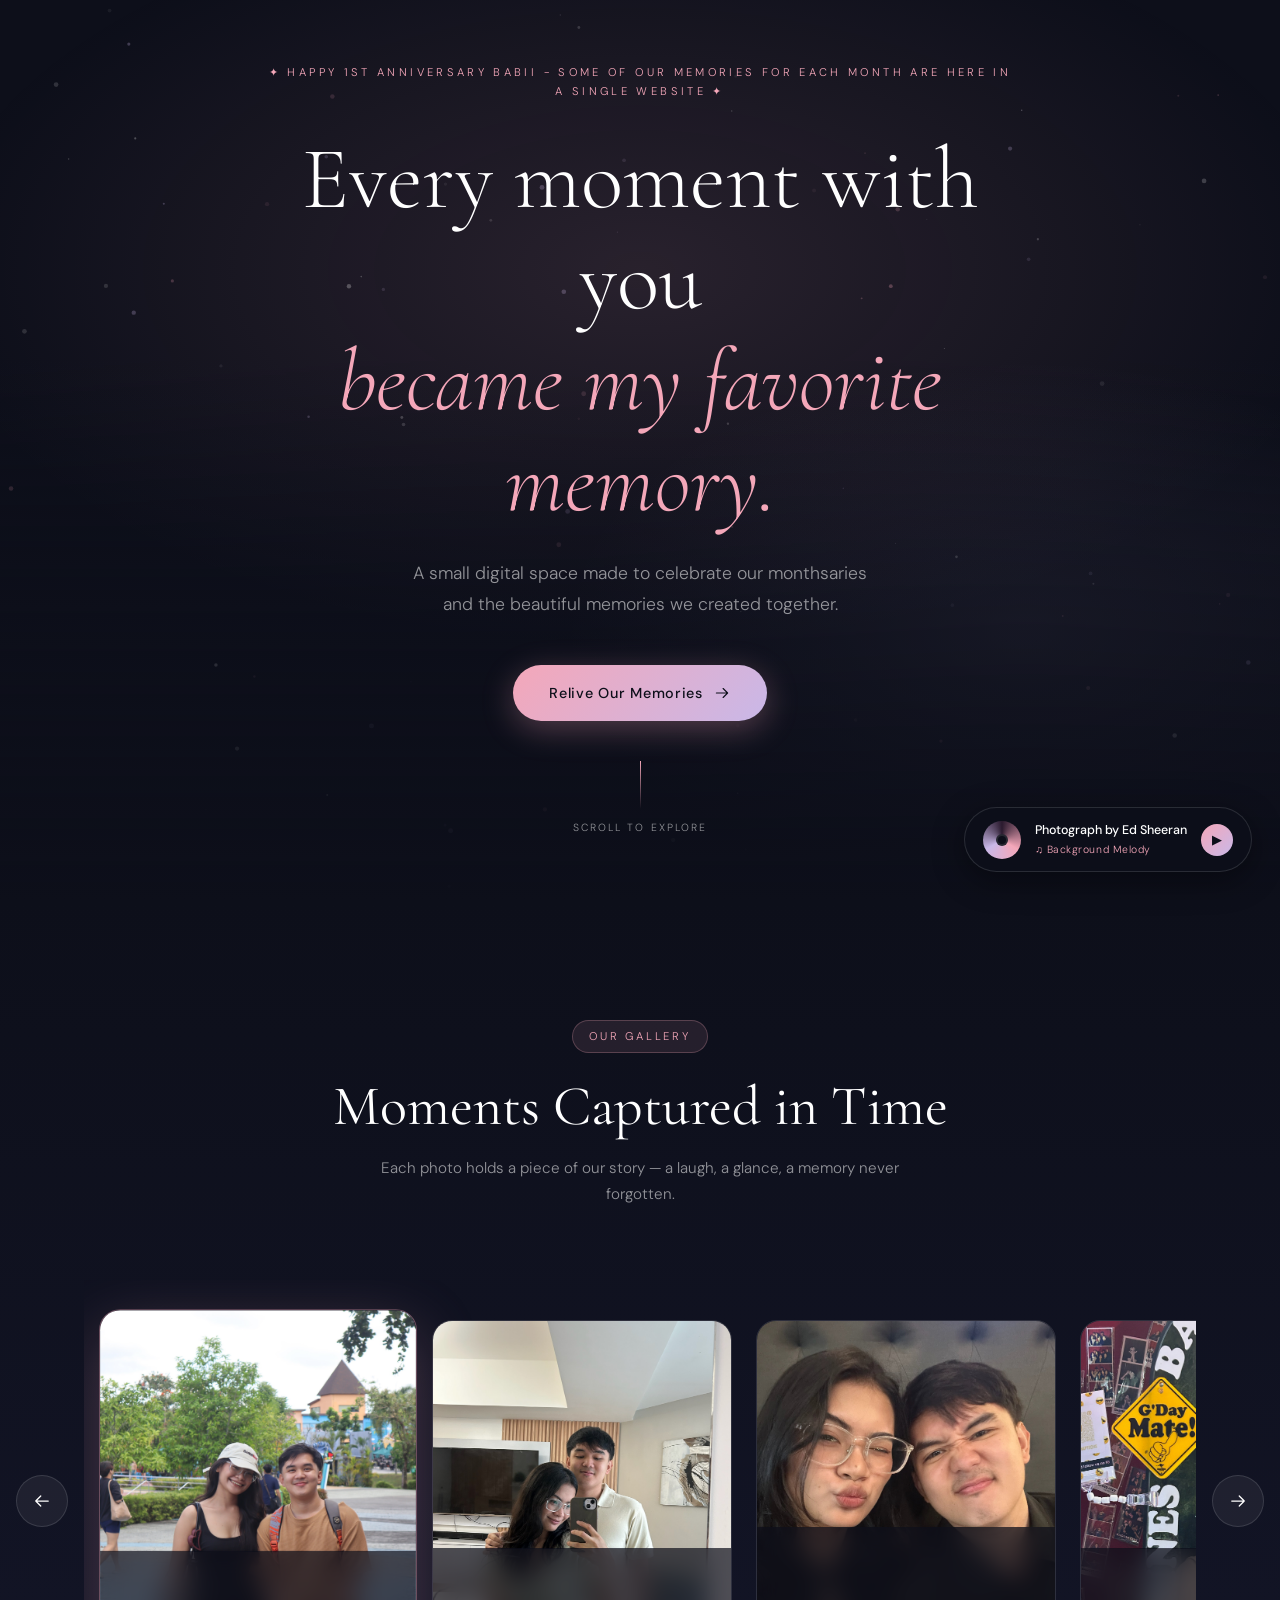
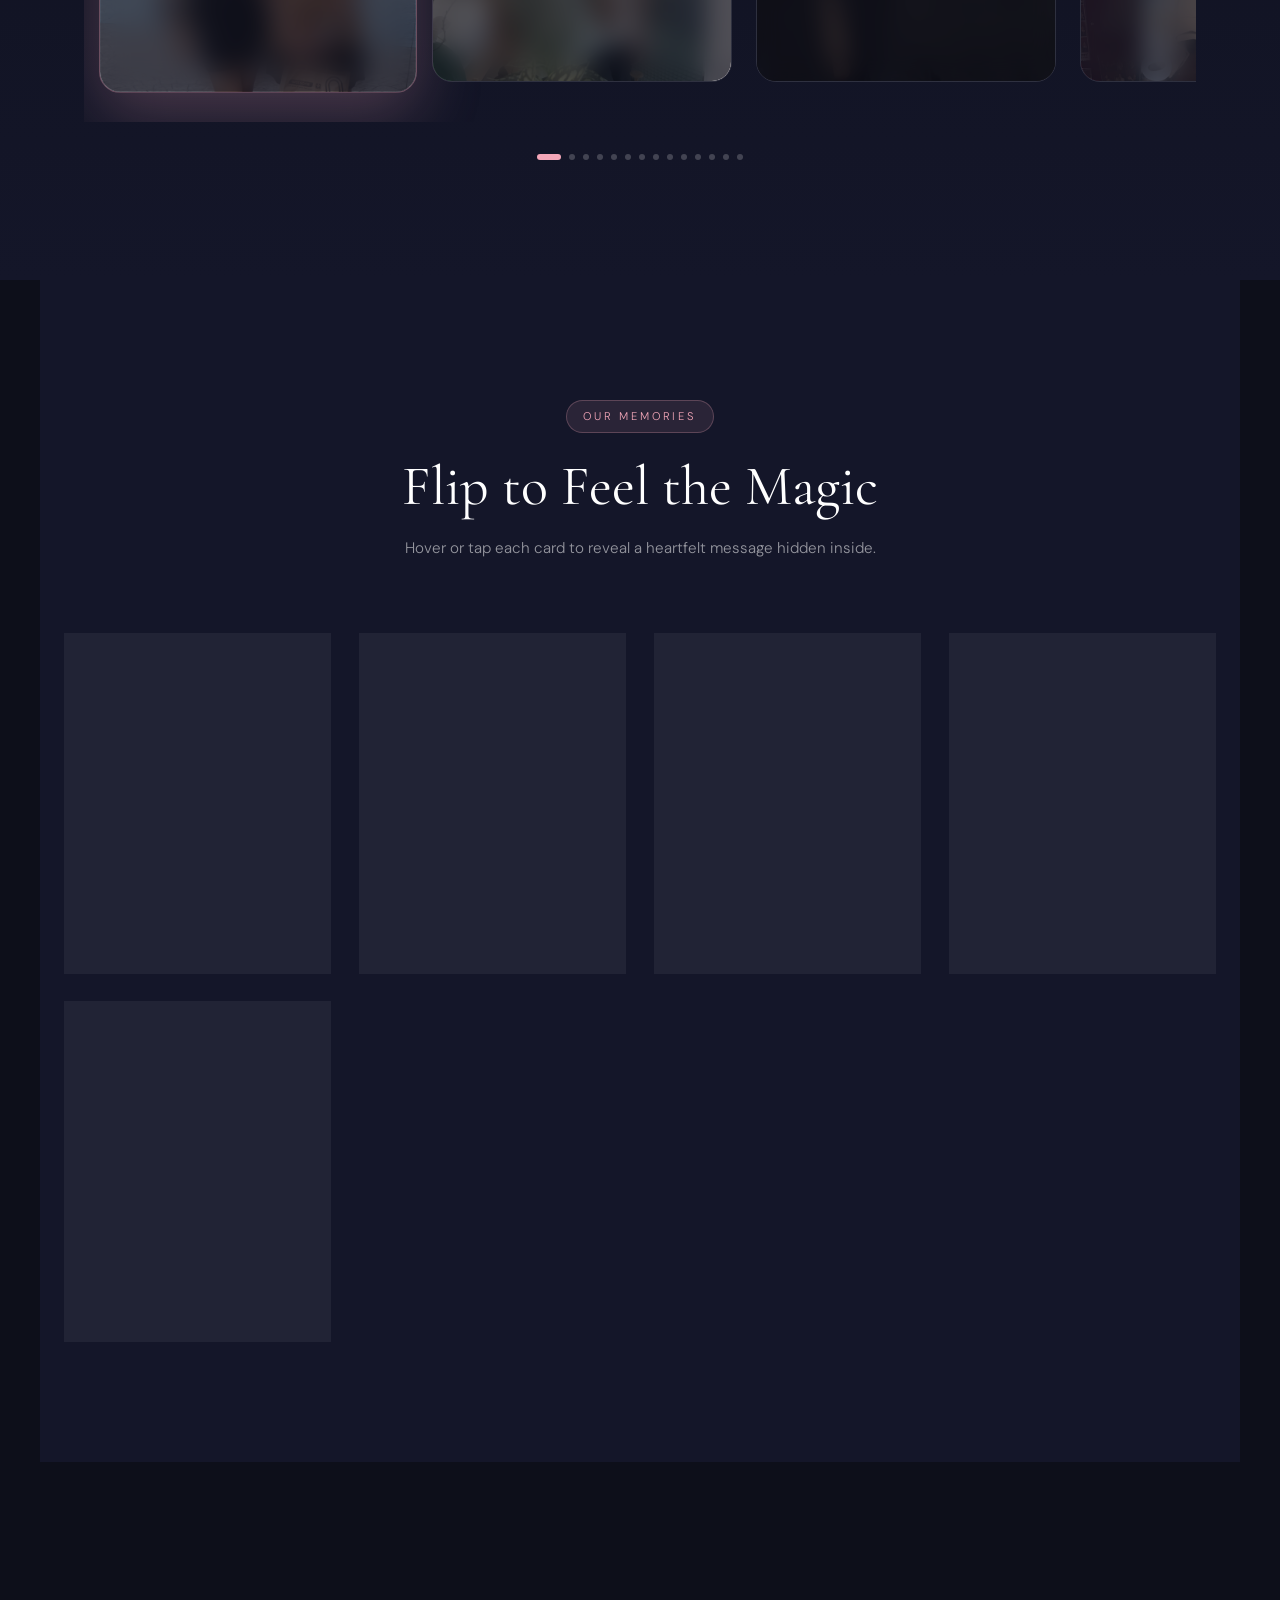
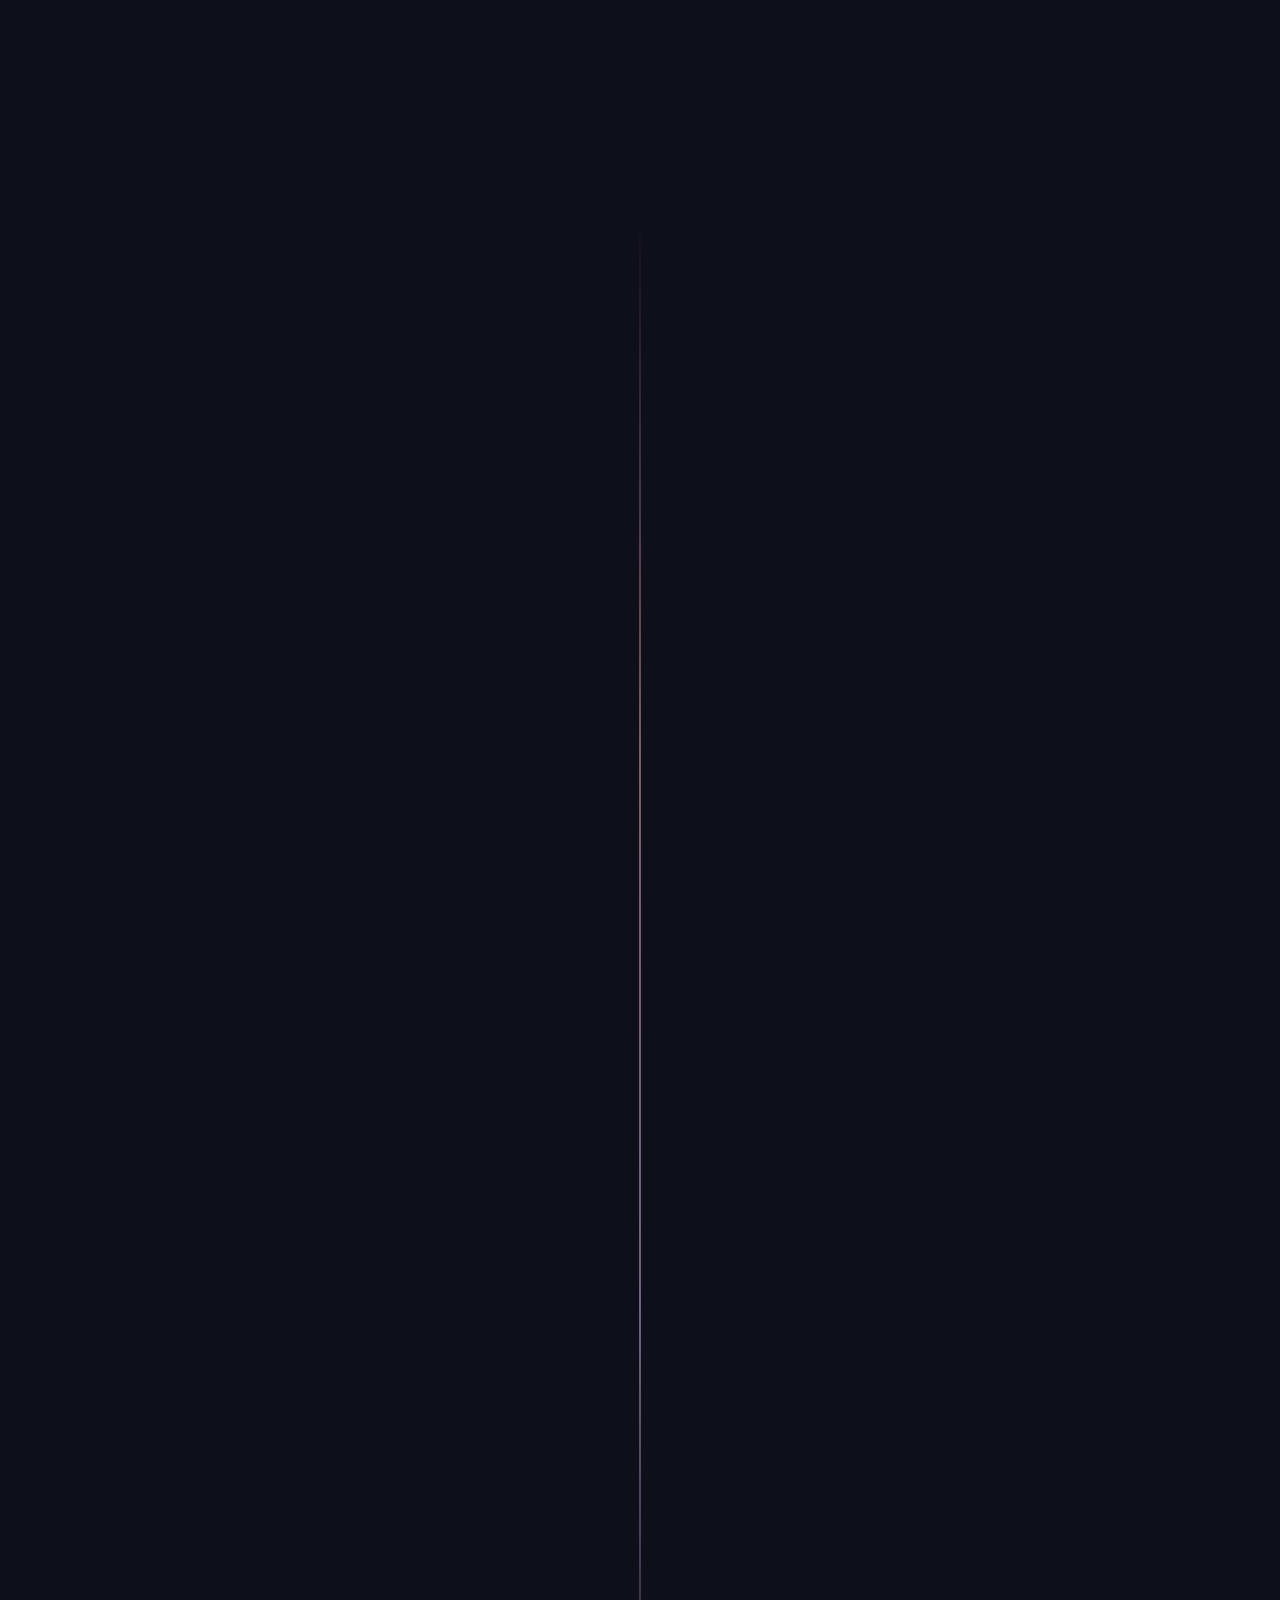
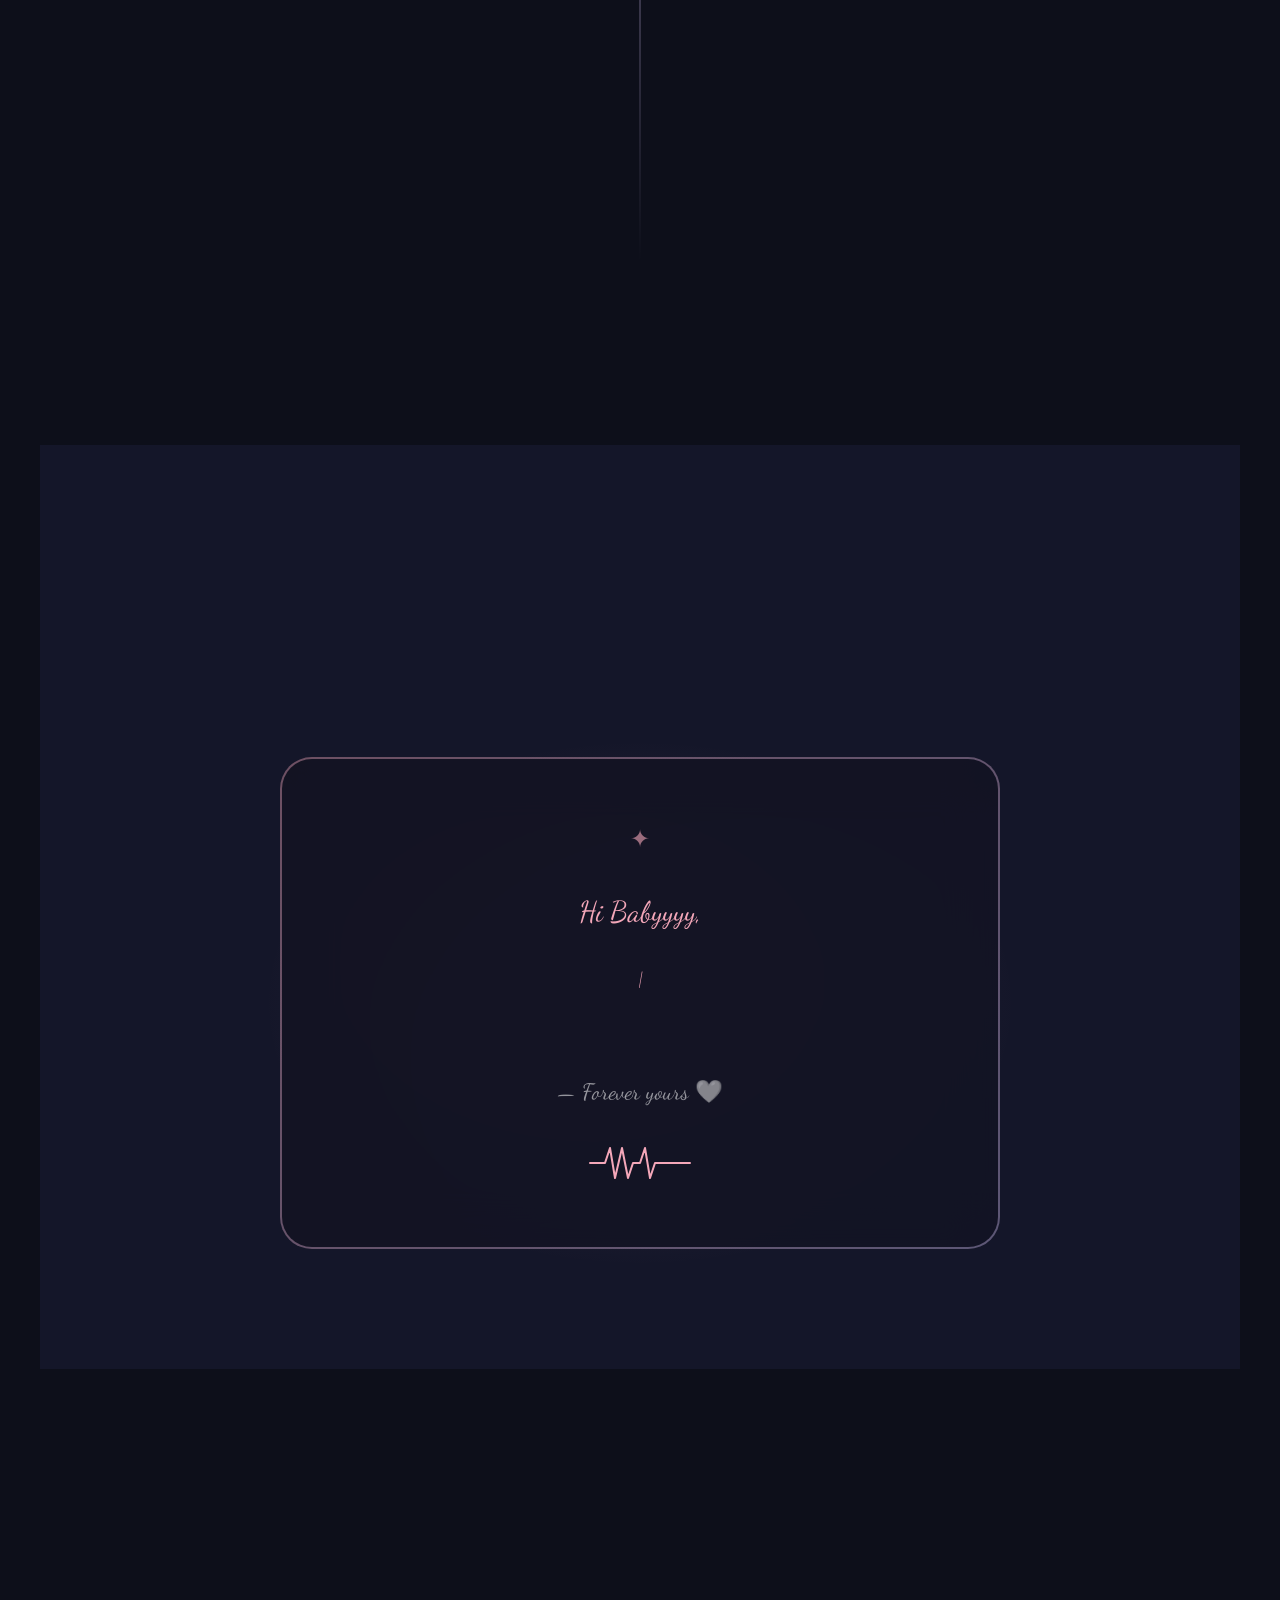
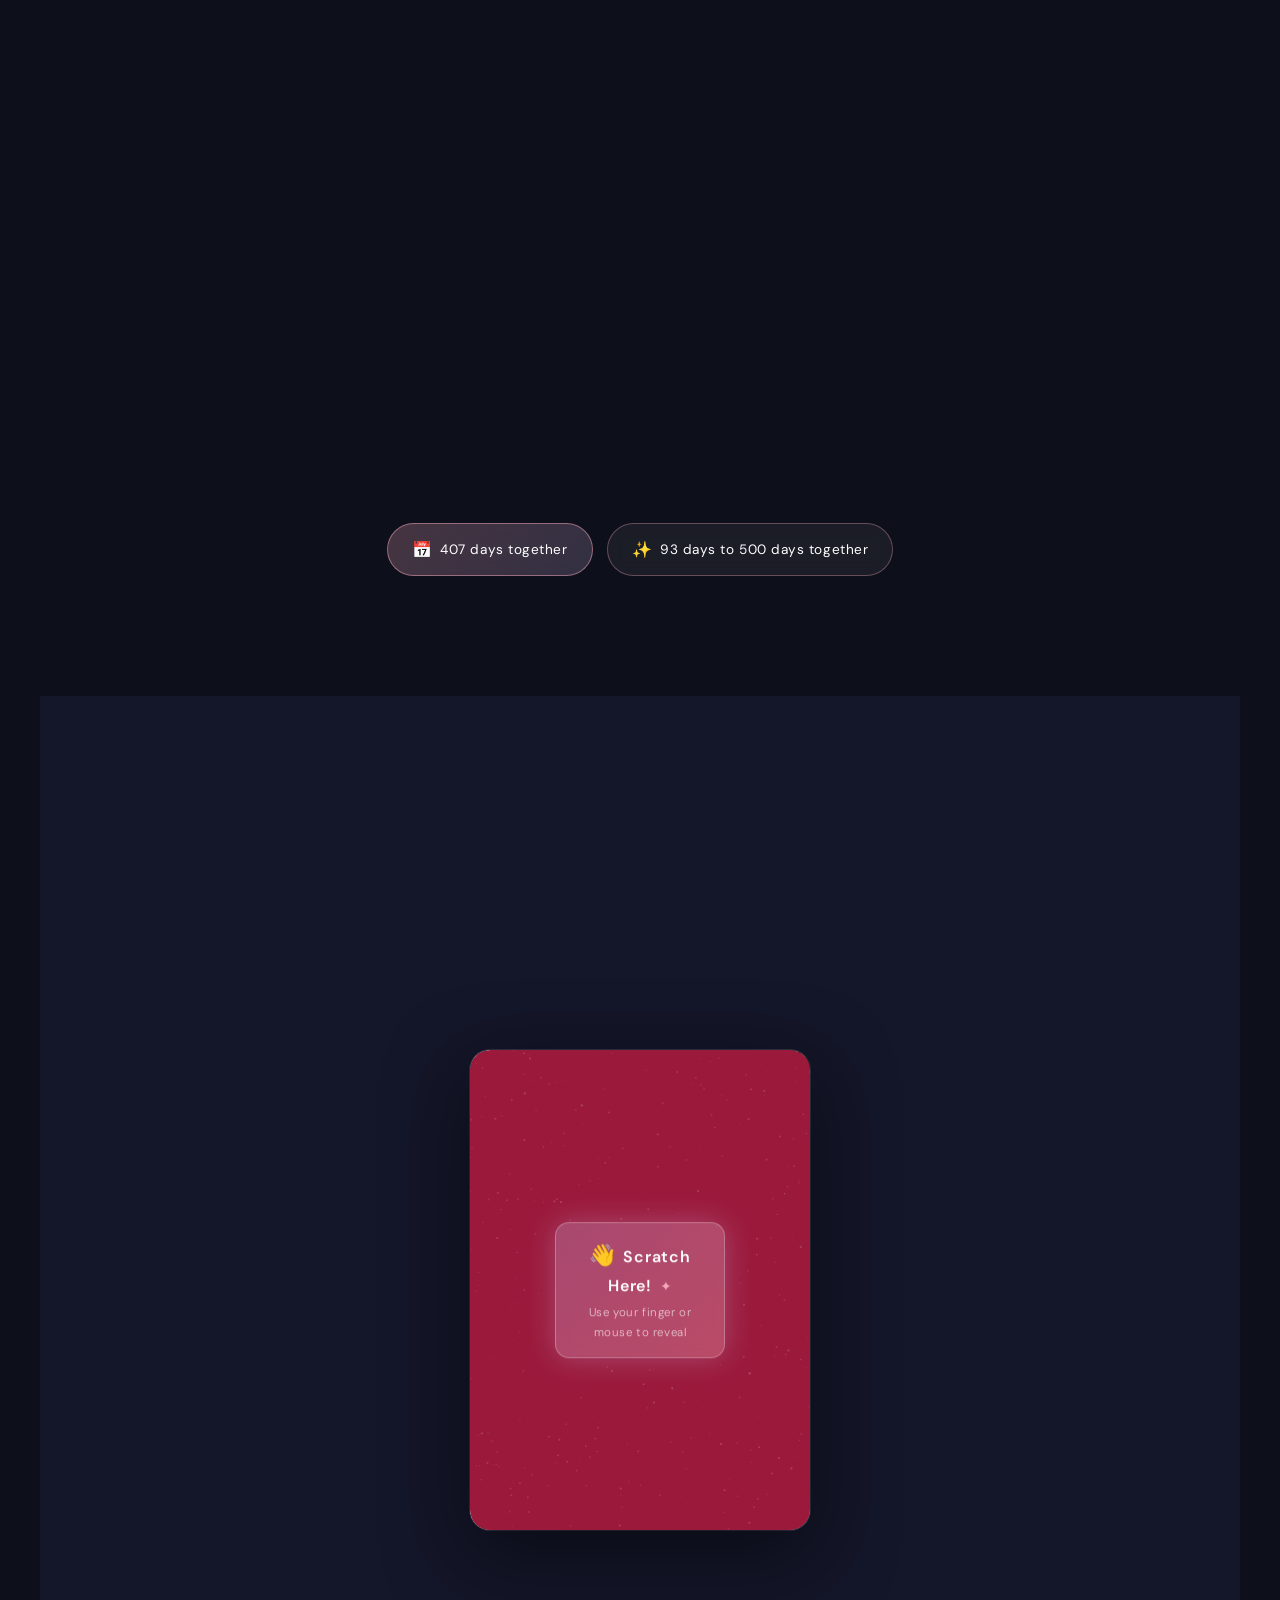
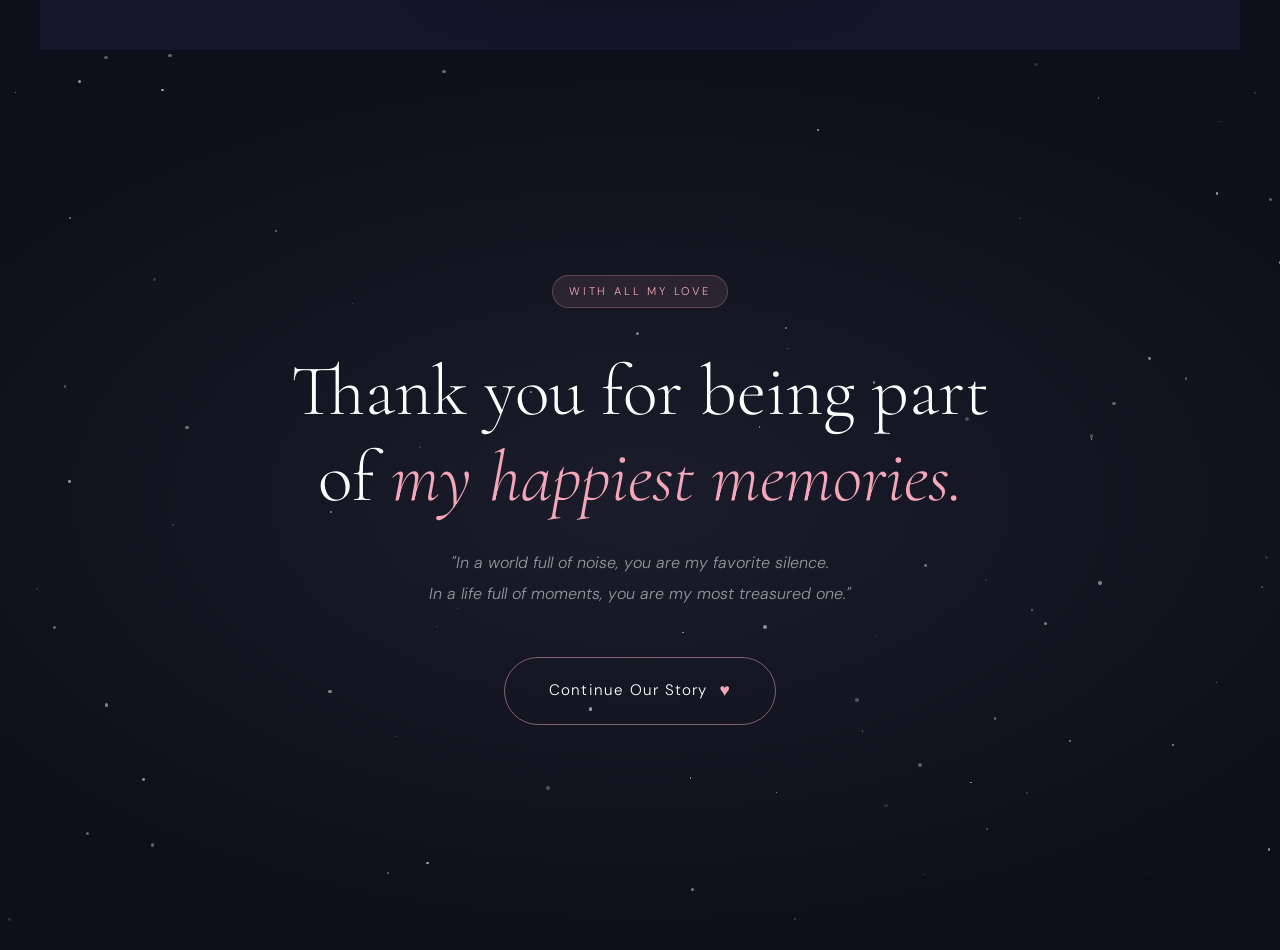
<file: index.html>
<!DOCTYPE html>
<html lang="en">
<head>
  <meta charset="UTF-8" />
  <meta name="viewport" content="width=device-width, initial-scale=1.0" />
  <title>Our Monthsary — A Digital Love Letter</title>
  <link rel="stylesheet" href="style.css" />
  <link rel="preconnect" href="https://fonts.googleapis.com" />
  <link rel="preconnect" href="https://fonts.gstatic.com" crossorigin />
  <link href="https://fonts.googleapis.com/css2?family=Cormorant+Garamond:ital,wght@0,300;0,400;0,600;1,300;1,400&family=DM+Sans:wght@300;400;500&family=Dancing+Script:wght@600;700&display=swap" rel="stylesheet" />
</head>
<body>

  <!-- Floating Particles Canvas -->
  <canvas id="particles-canvas"></canvas>

  <!-- ========== HERO SECTION ========== -->
  <section id="hero" class="hero">
    <div class="hero__bg-overlay"></div>
    <div class="hero__gradient"></div>

    <div class="hero__content">
      <span class="hero__tag fade-in-up delay-1">✦ Happy 1st Anniversary babii -  Some of our memories for each month are here in a single website  ✦</span>
      <h1 class="hero__headline fade-in-up delay-2">
        Every moment with you<br />
        <em>became my favorite memory.</em>
      </h1>
      <p class="hero__subtitle fade-in-up delay-3">
        A small digital space made to celebrate our monthsaries<br />
        and the beautiful memories we created together.
      </p>
      <a href="#carousel" class="hero__cta fade-in-up delay-4">
        <span>Relive Our Memories</span>
        <svg xmlns="http://www.w3.org/2000/svg" width="18" height="18" fill="none" viewBox="0 0 24 24">
          <path stroke="currentColor" stroke-linecap="round" stroke-linejoin="round" stroke-width="1.5" d="M4.5 12h15m0 0-6-6m6 6-6 6"/>
        </svg>
      </a>

      <!-- Scroll indicator — inline, centered below CTA -->
      <div class="scroll-indicator fade-in-up delay-5">
        <div class="scroll-indicator__line"></div>
        <span>Scroll to explore</span>
      </div>
    </div>

    <!-- Floating hearts -->
    <div class="hearts-container" id="hearts-container"></div>
  </section>

  <!-- ========== CAROUSEL SECTION ========== -->
  <section id="carousel" class="section carousel-section">
    <div class="section__header">
      <span class="section__tag">Our Gallery</span>
      <h2 class="section__title">Moments Captured in Time</h2>
      <p class="section__desc">Each photo holds a piece of our story — a laugh, a glance, a memory never forgotten.</p>
    </div>

    <div class="carousel-wrapper">
      <button class="carousel-btn carousel-btn--prev" id="carousel-prev" aria-label="Previous">
        <svg xmlns="http://www.w3.org/2000/svg" width="20" height="20" fill="none" viewBox="0 0 24 24">
          <path stroke="currentColor" stroke-linecap="round" stroke-linejoin="round" stroke-width="1.5" d="M19.5 12h-15m0 0 6 6m-6-6 6-6"/>
        </svg>
      </button>

      <div class="carousel-track-container">
        <div class="carousel-track" id="carousel-track">
          <!-- Cards generated by JS -->
        </div>
      </div>

      <button class="carousel-btn carousel-btn--next" id="carousel-next" aria-label="Next">
        <svg xmlns="http://www.w3.org/2000/svg" width="20" height="20" fill="none" viewBox="0 0 24 24">
          <path stroke="currentColor" stroke-linecap="round" stroke-linejoin="round" stroke-width="1.5" d="M4.5 12h15m0 0-6-6m6 6-6 6"/>
        </svg>
      </button>
    </div>

    <div class="carousel-dots" id="carousel-dots"></div>
  </section>

  <!-- ========== FLIP CARD SECTION ========== -->
  <section id="flipcards" class="section flipcard-section">
    <div class="section__header">
      <span class="section__tag">Our Memories</span>
      <h2 class="section__title">Flip to Feel the Magic</h2>
      <p class="section__desc">Hover or tap each card to reveal a heartfelt message hidden inside.</p>
    </div>

    <div class="flipcard-grid" id="flipcard-grid">
      <!-- Cards generated by JS -->
    </div>
  </section>

  <!-- ========== TIMELINE SECTION ========== -->
  <section id="timeline" class="section timeline-section">
    <div class="section__header">
      <span class="section__tag">Our Journey</span>
      <h2 class="section__title">The Story So Far</h2>
      <p class="section__desc">Every beginning, every milestone — our story written in stars.</p>
    </div>

    <div class="timeline" id="timeline-list">
      <!-- Items generated by JS -->
    </div>
  </section>

  <!-- ========== LOVE LETTER SECTION ========== -->
  <section id="letter" class="section letter-section">
    <div class="section__header">
      <span class="section__tag">From My Heart</span>
      <h2 class="section__title">A Letter Just for You</h2>
    </div>

    <div class="letter-card">
      <div class="letter-card__glow"></div>
      <div class="letter-card__inner">
        <div class="letter-card__deco">✦</div>
        <p class="letter-card__salutation">Hi Babyyyy,</p>
        <p class="letter-text" id="letter-text"></p>
        <p class="letter-card__sign">— Forever yours 🤍</p>
        <div class="letter-card__heartbeat">
          <svg viewBox="0 0 100 40" class="heartbeat-svg">
            <polyline points="0,20 15,20 20,5 25,35 32,5 38,35 43,20 50,20 55,5 60,35 65,20 100,20"
              fill="none" stroke="var(--pink-soft)" stroke-width="2" stroke-linecap="round" stroke-linejoin="round"/>
          </svg>
        </div>
      </div>
    </div>
  </section>

  <!-- ========== MUSIC PLAYER ========== -->
  <div class="music-player" id="music-player">
    <div class="music-player__vinyl" id="vinyl">
      <div class="music-player__vinyl-inner"></div>
    </div>
    <div class="music-player__info">
      <span class="music-player__title">Photograph by Ed Sheeran</span>
      <span class="music-player__sub">♫ Background Melody</span>
    </div>
    <button class="music-player__btn" id="music-toggle" aria-label="Play/Pause">
      <span id="music-icon">▶</span>
    </button>
    <audio id="bg-music" src="img/photograph.mp3" loop></audio>
  </div>

  <!-- ========== COUNTDOWN TIMER SECTION ========== -->
  <section id="countdown" class="section countdown-section">
    <div class="section__header">
      <span class="section__tag">💗 Since October 23, 2025</span>
      <h2 class="section__title">Time <em>Together</em></h2>
      <p class="section__desc">We've been together for</p>
    </div>

    <div class="countdown-grid">
      <div class="countdown-card reveal">
        <span class="countdown-card__num" id="ct-years">00</span>
        <span class="countdown-card__label">Years</span>
      </div>
      <div class="countdown-card reveal">
        <span class="countdown-card__num" id="ct-months">00</span>
        <span class="countdown-card__label">Months</span>
      </div>
      <div class="countdown-card reveal">
        <span class="countdown-card__num" id="ct-days">00</span>
        <span class="countdown-card__label">Days</span>
      </div>
      <div class="countdown-card reveal">
        <span class="countdown-card__num" id="ct-hours">00</span>
        <span class="countdown-card__label">Hours</span>
      </div>
      <div class="countdown-card reveal">
        <span class="countdown-card__num" id="ct-minutes">00</span>
        <span class="countdown-card__label">Minutes</span>
      </div>
      <div class="countdown-card reveal countdown-card--seconds">
        <span class="countdown-card__num" id="ct-seconds">00</span>
        <span class="countdown-card__label">Seconds</span>
      </div>
    </div>

    <div class="countdown-pills">
      <div class="countdown-pill countdown-pill--filled">
        <span class="countdown-pill__icon">📅</span>
        <span id="ct-total-days">— days together</span>
      </div>
      <div class="countdown-pill">
        <span class="countdown-pill__icon">✨</span>
        <span id="ct-next-milestone">—</span>
      </div>
    </div>
  </section>

  <!-- ========== SCRATCH CARD SECTION ========== -->
  <section id="scratch" class="section scratch-section">
    <div class="section__header">
      <span class="section__tag">A Little Surprise</span>
      <h2 class="section__title">Aren't we <em>cute?</em></h2>
      <p class="section__desc">Scratch away to reveal a special memory hidden just for you.</p>
    </div>

    <div class="scratch-card-wrap">
      <canvas id="scratch-canvas"></canvas>
      <div class="scratch-reveal" id="scratch-reveal">
        <!-- The hidden image goes here — swap src for your actual photo -->
        <img
          src="img/IMG_8082.JPG"
          alt="Our sweet memory"
          class="scratch-reveal__img"
          onerror="this.style.display='none';this.parentElement.style.background='linear-gradient(135deg,#f4a7b9,#c9b8e8)'"
        />
        <div class="scratch-reveal__overlay">
          <span class="scratch-reveal__label">♥ So cute together ♥</span>
        </div>
      </div>
      <div class="scratch-hint" id="scratch-hint">
        <span class="scratch-hint__hand">👋</span>
        <strong>Scratch Here!</strong>
        <span class="scratch-hint__sparkle">✦</span>
        <p>Use your finger or mouse to reveal</p>
      </div>
      <div class="scratch-done" id="scratch-done">
        <span>✦ Fully Revealed ✦</span>
        <button id="scratch-reset">Scratch again?</button>
      </div>
    </div>
  </section>

  <!-- ========== ENDING SECTION ========== -->
  <section id="ending" class="section ending-section">
    <div class="ending__stars" id="ending-stars"></div>
    <div class="ending__content">
      <span class="section__tag">With All My Love</span>
      <h2 class="ending__headline">
        Thank you for being part<br />
        of <em>my happiest memories.</em>
      </h2>
      <p class="ending__quote">
        "In a world full of noise, you are my favorite silence.<br />
        In a life full of moments, you are my most treasured one."
      </p>
      <a class="ending__cta" id="ending-cta" href="wheel.html">
        <span>Continue Our Story</span>
        <span class="ending__cta-heart">♥</span>
      </a>
    </div>
  </section>

  <script src="script.js"></script>
</body>
</html>
</file>
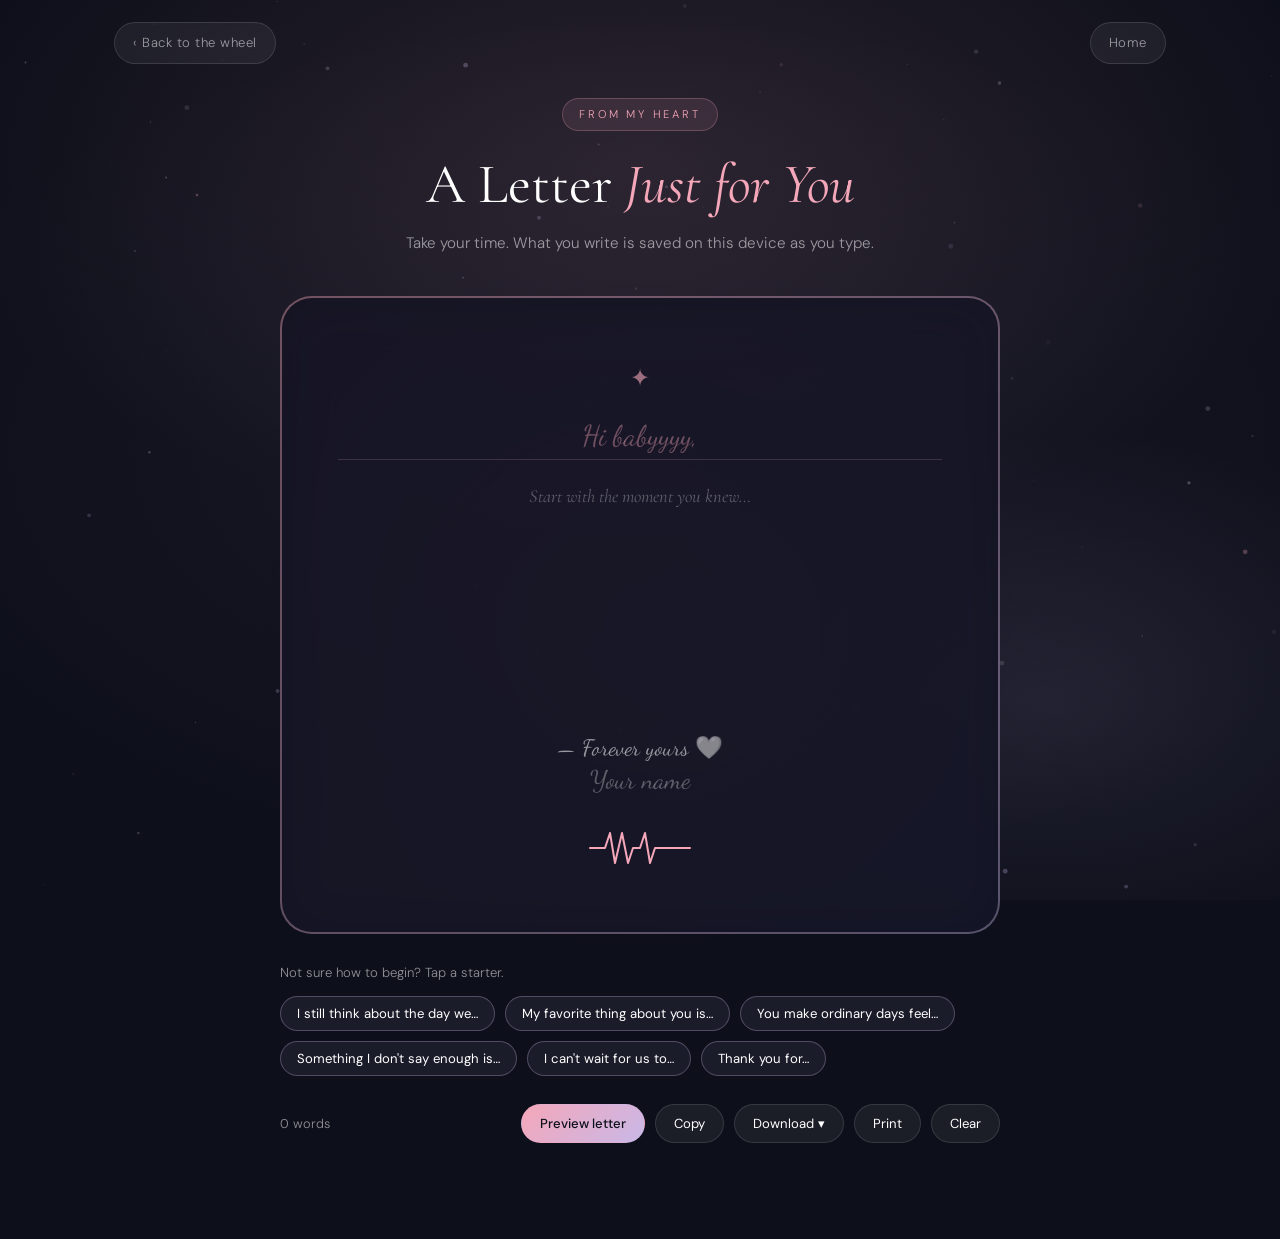
<file: letter.html>
<!DOCTYPE html>
<html lang="en">
<head>
  <meta charset="UTF-8" />
  <meta name="viewport" content="width=device-width, initial-scale=1.0" />
  <title>Write a Love Letter — Our Monthsary</title>
  <link rel="stylesheet" href="style.css" />
  <style>
/* ============================================================
   WHEEL + LETTER PAGES — shared page shell, buttons, wheel, dialog
   (used by wheel.html and letter.html; reuses the tokens above)
   ============================================================ */

:root {
  --rose-1: #b32a50;   /* wheel rim + button, from the reference image */
  --rose-2: #8a0f31;
  --rose-ink: #f3dfe4;
}

:focus-visible {
  outline: 2px solid var(--pink-soft);
  outline-offset: 3px;
}

.sr-only {
  position: absolute;
  width: 1px; height: 1px;
  padding: 0; margin: -1px;
  overflow: hidden;
  clip: rect(0, 0, 0, 0);
  white-space: nowrap;
  border: 0;
}

/* ---------- Page shell (same navy + glows as the home page) ---------- */
body.page {
  min-height: 100dvh;
  background: var(--navy);
}

.page-bg {
  position: fixed;
  inset: 0;
  z-index: 0;
  pointer-events: none;
  background:
    radial-gradient(ellipse 80% 60% at 50% 18%, rgba(244,167,185,0.12) 0%, transparent 70%),
    radial-gradient(ellipse 60% 50% at 82% 78%, rgba(201,184,232,0.10) 0%, transparent 60%),
    radial-gradient(ellipse 90% 70% at 50% 50%, rgba(201,184,232,0.06) 0%, transparent 70%),
    var(--navy);
}

.page-nav {
  position: relative;
  z-index: 2;
  max-width: 1100px;
  margin: 0 auto;
  padding: 22px 24px;
  display: flex;
  justify-content: space-between;
  align-items: center;
  gap: 12px;
}

.nav-link {
  display: inline-flex;
  align-items: center;
  gap: 8px;
  font-size: 0.82rem;
  letter-spacing: 0.04em;
  color: var(--white-dim);
  padding: 9px 18px;
  border: 1px solid var(--glass-border);
  border-radius: 100px;
  background: var(--glass-bg);
  backdrop-filter: blur(8px);
  -webkit-backdrop-filter: blur(8px);
  transition: color 0.3s ease, border-color 0.3s ease;
}

.nav-link:hover {
  color: var(--white);
  border-color: rgba(244,167,185,0.45);
}

.page-main {
  position: relative;
  z-index: 1;
  width: 100%;
  max-width: 960px;
  margin: 0 auto;
  padding: 12px 24px 96px;
  text-align: center;
}

.page-head .section__title { margin-bottom: 12px; }

/* ---------- Buttons ---------- */
.btn {
  display: inline-flex;
  align-items: center;
  justify-content: center;
  gap: 10px;
  padding: 14px 30px;
  border-radius: 100px;
  font-family: var(--font-body);
  font-size: 0.9rem;
  font-weight: 500;
  letter-spacing: 0.04em;
  transition: transform 0.3s ease, box-shadow 0.3s ease, opacity 0.3s ease;
}

.btn:hover:not(:disabled) { transform: translateY(-3px); }

.btn--primary {
  background: linear-gradient(135deg, var(--pink-soft), var(--lavender));
  color: var(--navy);
  box-shadow: 0 8px 32px rgba(244,167,185,0.3);
}
.btn--primary:hover { box-shadow: 0 16px 48px rgba(244,167,185,0.45); }

.btn--ghost {
  border: 1.5px solid rgba(244,167,185,0.45);
  color: var(--white);
}
.btn--ghost:hover { border-color: var(--pink-soft); box-shadow: 0 0 32px rgba(244,167,185,0.18); }

/* The crimson button from the reference image */
.btn--rose {
  background: linear-gradient(135deg, var(--rose-1), var(--rose-2));
  color: #fff;
  font-size: 1.05rem;
  font-weight: 600;
  letter-spacing: 0.01em;
  padding: 17px 48px;
  border: 1px solid rgba(255,255,255,0.14);
  box-shadow: 0 14px 34px rgba(160,20,60,0.5), 0 0 0 6px rgba(179,42,80,0.12), inset 0 1px 0 rgba(255,255,255,0.25);
}
.btn--rose:hover:not(:disabled) { box-shadow: 0 20px 44px rgba(160,20,60,0.6), 0 0 0 8px rgba(179,42,80,0.16), inset 0 1px 0 rgba(255,255,255,0.25); }
.btn:disabled { opacity: 0.6; cursor: not-allowed; }

.text-link {
  font-size: 0.85rem;
  color: var(--white-dim);
  padding-bottom: 2px;
  border-bottom: 1px solid rgba(244,167,185,0.35);
  transition: color 0.3s ease, border-color 0.3s ease;
}
.text-link:hover { color: var(--white); border-color: var(--pink-soft); }

/* ============================================================
   LETTER WRITER PAGE — reuses the "A Letter Just for You" card
   ============================================================ */
.writer {
  max-width: 720px;
  margin: 40px auto 0;
  text-align: left;
  scroll-margin-top: 24px;
}

.writer .letter-card__inner { text-align: center; }
.writer .letter-card__deco  { margin-bottom: 20px; }

.writer input,
.writer textarea {
  display: block;
  width: 100%;
  background: transparent;
  border: 0;
  border-radius: 0;
  outline: 0;
  color: inherit;
  font-family: inherit;
  text-align: center;
}

.writer input::placeholder,
.writer textarea::placeholder { color: rgba(255,255,255,0.3); }

.writer .in-to {
  font-family: var(--font-script);
  font-size: 1.8rem;
  color: var(--pink-soft);
  padding-bottom: 6px;
  margin-bottom: 18px;
  border-bottom: 1px solid rgba(244,167,185,0.18);
  transition: border-color 0.3s ease;
}
.writer .in-to::placeholder { color: rgba(244,167,185,0.4); }
.writer .in-to:focus { border-bottom-color: var(--pink-soft); }

.writer .in-body {
  min-height: 14rem;
  resize: none;
  overflow: hidden;
  font-family: var(--font-display);
  font-style: italic;
  font-size: 1.15rem;
  line-height: 2;
  color: rgba(255,255,255,0.82);
  caret-color: var(--pink-soft);
}

.writer .in-closing,
.writer .in-from {
  border-bottom: 1px solid transparent;
  transition: border-color 0.3s ease;
}
.writer .in-closing:focus,
.writer .in-from:focus { border-bottom-color: rgba(244,167,185,0.5); }

.writer .in-closing {
  font-family: var(--font-script);
  font-size: 1.4rem;
  color: var(--white-dim);
  margin-top: 32px;
}

.writer .in-from {
  font-family: var(--font-script);
  font-size: 1.6rem;
  color: var(--white);
  margin-top: 2px;
}

/* Preview */
.read-date {
  font-size: 0.8rem;
  letter-spacing: 0.06em;
  color: var(--white-dim);
  margin-bottom: 18px;
}
.read-text { white-space: pre-wrap; text-align: center; cursor: pointer; }
.read-sign { white-space: pre-line; }

/* Starters + toolbar */
.starters { margin-top: 28px; }

.starters__label {
  font-size: 0.82rem;
  color: var(--white-dim);
  margin-bottom: 12px;
}

.starters__list {
  display: flex;
  flex-wrap: wrap;
  gap: 10px;
}

.starter {
  font-size: 0.82rem;
  color: var(--white);
  padding: 8px 16px;
  border-radius: 100px;
  border: 1px solid rgba(201,184,232,0.3);
  background: rgba(201,184,232,0.08);
  transition: border-color 0.3s ease, background 0.3s ease;
}
.starter:hover { border-color: var(--lavender); background: rgba(201,184,232,0.16); }

.toolbar {
  max-width: 720px;
  margin: 28px auto 0;
  display: flex;
  flex-wrap: wrap;
  align-items: center;
  justify-content: space-between;
  gap: 16px;
  text-align: left;
}

.toolbar__status {
  display: flex;
  flex-wrap: wrap;
  gap: 4px 16px;
  font-size: 0.8rem;
  color: var(--white-dim);
  min-height: 1.4em;
}

.toolbar__actions {
  display: flex;
  flex-wrap: wrap;
  gap: 10px;
}

.tool {
  font-size: 0.82rem;
  color: var(--white);
  padding: 10px 18px;
  border-radius: 100px;
  border: 1px solid var(--glass-border);
  background: var(--glass-bg);
  transition: border-color 0.3s ease, background 0.3s ease;
}
.tool:hover { border-color: rgba(244,167,185,0.5); }

.tool--main {
  background: linear-gradient(135deg, var(--pink-soft), var(--lavender));
  color: var(--navy);
  border-color: transparent;
  font-weight: 500;
}

.tool.armed { border-color: #ff8fa5; color: #ffb3c2; }

/* ---------- Responsive ---------- */
@media (max-width: 560px) {
  .page-nav { padding: 16px; }
  .page-main { padding: 8px 16px 80px; }
  .nav-link { font-size: 0.76rem; padding: 8px 14px; }
  .writer .letter-card__inner { padding: 32px 20px; }
  .writer .in-to { font-size: 1.5rem; }
  .writer .in-body { font-size: 1rem; }
  .toolbar { flex-direction: column; align-items: stretch; }
  .toolbar__actions .tool { flex: 1 1 auto; text-align: center; }
  .result__inner { padding: 38px 22px 28px; }
  .btn--rose { padding: 16px 40px; }
}

@media (prefers-reduced-motion: reduce) {
  .wheel-pin.tick, .result[open] { animation: none !important; }
}

/* ---------- Download menu ---------- */
.menu-wrap { position: relative; }
.menu {
  position: absolute;
  top: calc(100% + 8px);
  right: 0;
  z-index: 20;
  min-width: 230px;
  padding: 6px;
  border: 1px solid var(--glass-border);
  border-radius: 16px;
  background: rgba(20,22,41,0.98);
  box-shadow: 0 18px 50px rgba(0,0,0,0.55);
}
.menu__item {
  display: block;
  width: 100%;
  text-align: left;
  padding: 10px 14px;
  border-radius: 12px;
  font-size: 0.85rem;
  color: var(--white);
}
.menu__item small { display: block; font-size: 0.72rem; color: var(--white-dim); }
.menu__item:hover { background: rgba(244,167,185,0.12); }
@media (max-width: 560px) { .menu-wrap { flex: 1 1 auto; } .menu-wrap .tool { width: 100%; } .menu { left: 0; right: 0; } }

/* ---------- Print: the letter card exactly as it looks on the site ---------- */
@page { margin: 0; }
@media print {
  html, body.page {
    background: #0d0f1a !important;
    -webkit-print-color-adjust: exact;
    print-color-adjust: exact;
  }
  body.page * { -webkit-print-color-adjust: exact; print-color-adjust: exact; }
  #particles-canvas, .page-bg, .page-nav, .page-head, #composer, .toolbar { display: none !important; }
  .page-main { padding: 16mm 12mm; }
  #reader, #reader[hidden] { display: block !important; margin: 0 auto; }
  .letter-card__glow { display: none; }
  .letter-card__inner { background: #0e1020; backdrop-filter: none; -webkit-backdrop-filter: none; }
  .read-text::after { display: none; }
  .heartbeat-svg { animation: none; opacity: 1; }
}
  </style>
  <link rel="preconnect" href="https://fonts.googleapis.com" />
  <link rel="preconnect" href="https://fonts.gstatic.com" crossorigin />
  <link href="https://fonts.googleapis.com/css2?family=Cormorant+Garamond:ital,wght@0,300;0,400;0,600;1,300;1,400&family=DM+Sans:wght@300;400;500;600;700&family=Dancing+Script:wght@600;700&display=swap" rel="stylesheet" />
</head>
<body class="page">

  <div class="page-bg"></div>
  <canvas id="particles-canvas"></canvas>

  <nav class="page-nav">
    <a class="nav-link" href="wheel.html">‹ Back to the wheel</a>
    <a class="nav-link" href="index.html">Home</a>
  </nav>

  <main class="page-main">
    <header class="page-head">
      <span class="section__tag fade-in-up delay-1">From My Heart</span>
      <h1 class="section__title fade-in-up delay-2">A Letter <em>Just for You</em></h1>
      <p class="section__desc fade-in-up delay-3">Take your time. What you write is saved on this device as you type.</p>
    </header>

    <!-- Editor: same card as "A Letter Just for You" -->
    <section class="writer fade-in-up delay-4" id="composer" aria-label="Letter editor">
      <div class="letter-card">
        <div class="letter-card__glow"></div>
        <div class="letter-card__inner">
          <div class="letter-card__deco">✦</div>

          <label class="sr-only" for="to">Greeting</label>
          <input class="in-to" id="to" type="text" maxlength="80" placeholder="Hi babyyyy," autocomplete="off" />

          <label class="sr-only" for="body">Your letter</label>
          <textarea class="in-body" id="body" placeholder="Start with the moment you knew…" spellcheck="true"></textarea>

          <label class="sr-only" for="closing">Closing line</label>
          <input class="in-closing" id="closing" type="text" maxlength="60" value="— Forever yours 🤍" autocomplete="off" />
          <label class="sr-only" for="from">Your name</label>
          <input class="in-from" id="from" type="text" maxlength="60" placeholder="Your name" autocomplete="off" />

          <div class="letter-card__heartbeat">
            <svg viewBox="0 0 100 40" class="heartbeat-svg" aria-hidden="true">
              <polyline points="0,20 15,20 20,5 25,35 32,5 38,35 43,20 50,20 55,5 60,35 65,20 100,20"
                fill="none" stroke="var(--pink-soft)" stroke-width="2" stroke-linecap="round" stroke-linejoin="round"/>
            </svg>
          </div>
        </div>
      </div>

      <div class="starters">
        <p class="starters__label">Not sure how to begin? Tap a starter.</p>
        <div class="starters__list">
          <button class="starter" type="button" data-text="I still think about the day we">I still think about the day we…</button>
          <button class="starter" type="button" data-text="My favorite thing about you is">My favorite thing about you is…</button>
          <button class="starter" type="button" data-text="You make ordinary days feel">You make ordinary days feel…</button>
          <button class="starter" type="button" data-text="Something I don't say enough is">Something I don't say enough is…</button>
          <button class="starter" type="button" data-text="I can't wait for us to">I can't wait for us to…</button>
          <button class="starter" type="button" data-text="Thank you for">Thank you for…</button>
        </div>
      </div>
    </section>

    <!-- Preview: types out like the home page letter -->
    <section class="writer" id="reader" hidden tabindex="-1" aria-label="Letter preview">
      <div class="letter-card">
        <div class="letter-card__glow"></div>
        <div class="letter-card__inner">
          <div class="letter-card__deco">✦</div>
          <p class="letter-card__salutation" id="read-to"></p>
          <p class="letter-text read-text" id="read-text"></p>
          <p class="letter-card__sign read-sign" id="read-sign"></p>
          <div class="letter-card__heartbeat">
            <svg viewBox="0 0 100 40" class="heartbeat-svg" aria-hidden="true">
              <polyline points="0,20 15,20 20,5 25,35 32,5 38,35 43,20 50,20 55,5 60,35 65,20 100,20"
                fill="none" stroke="var(--pink-soft)" stroke-width="2" stroke-linecap="round" stroke-linejoin="round"/>
            </svg>
          </div>
        </div>
      </div>
    </section>

    <!-- Actions -->
    <div class="toolbar">
      <div class="toolbar__status">
        <span id="count">0 words</span>
        <span id="status" role="status" aria-live="polite"></span>
      </div>
      <div class="toolbar__actions">
        <button class="tool tool--main" id="btn-preview" type="button">Preview letter</button>
        <button class="tool" id="btn-copy" type="button">Copy</button>
        <div class="menu-wrap">
          <button class="tool" id="btn-download" type="button" aria-haspopup="true" aria-expanded="false" aria-controls="download-menu">Download ▾</button>
          <div class="menu" id="download-menu" role="menu" hidden>
            <button class="menu__item" id="dl-image" role="menuitem" type="button">Image (PNG)<small>Looks just like the website</small></button>
            <button class="menu__item" id="dl-text" role="menuitem" type="button">Text (.txt)<small>Plain words only</small></button>
          </div>
        </div>
        <button class="tool" id="btn-print" type="button">Print</button>
        <button class="tool" id="btn-clear" type="button">Clear</button>
      </div>
    </div>
  </main>

  <script src="script.js"></script>
</body>
</html>
</file>
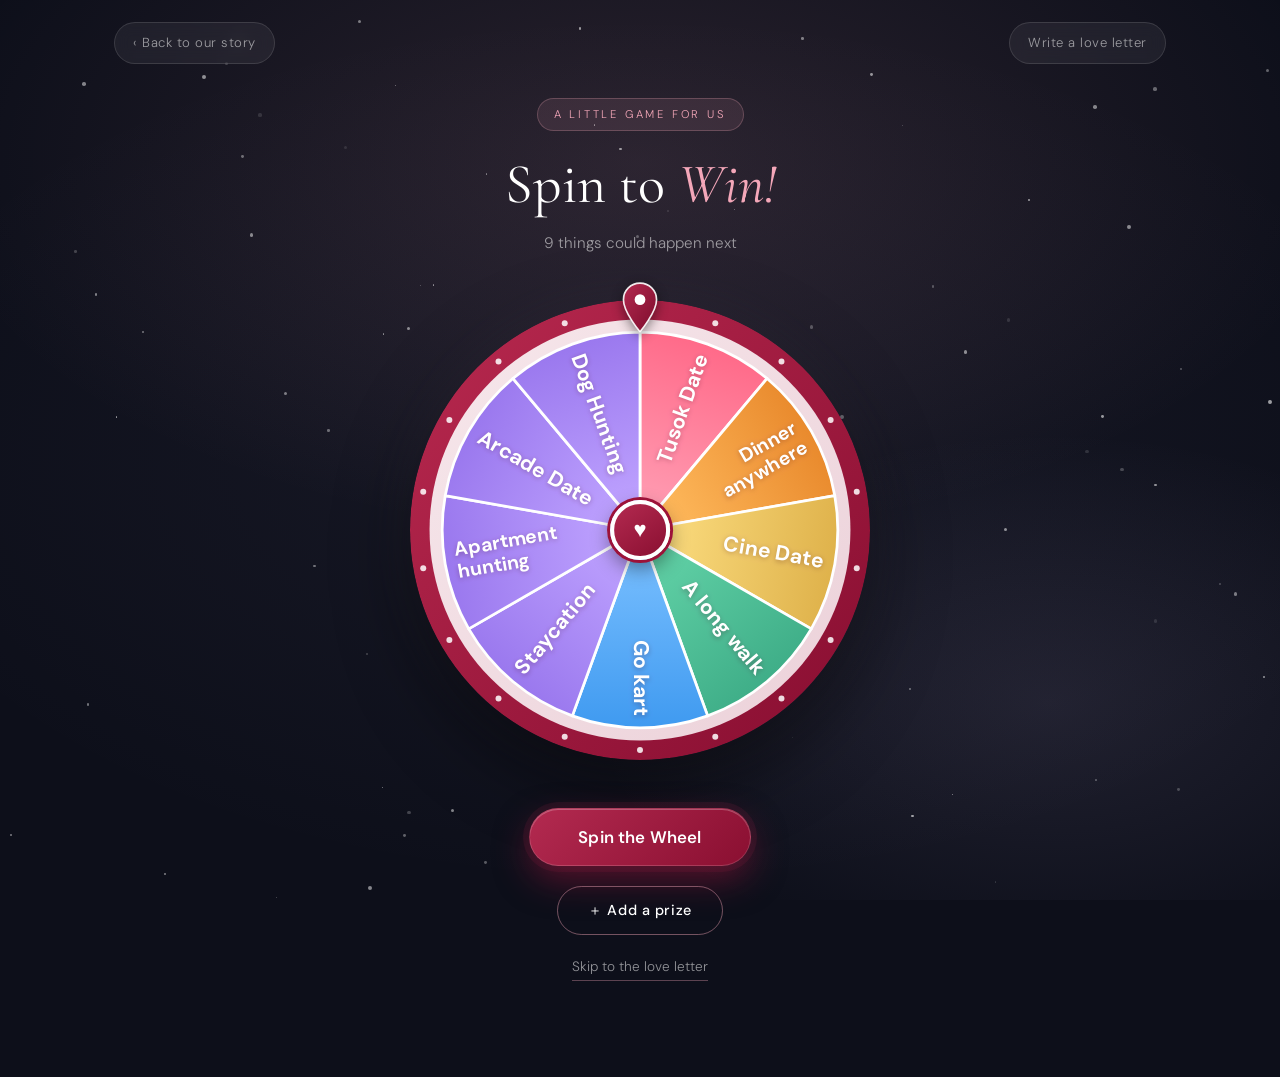
<file: wheel.html>
<!DOCTYPE html>
<html lang="en">
<head>
  <meta charset="UTF-8" />
  <meta name="viewport" content="width=device-width, initial-scale=1.0" />
  <title>Spin to Win — Our Monthsary</title>
  <link rel="preconnect" href="https://fonts.googleapis.com" />
  <link rel="preconnect" href="https://fonts.gstatic.com" crossorigin />
  <link href="https://fonts.googleapis.com/css2?family=Cormorant+Garamond:ital,wght@0,300;0,400;0,600;1,300;1,400&family=DM+Sans:wght@300;400;500;600;700&family=Dancing+Script:wght@600;700&display=swap" rel="stylesheet" />
<style>

/* ---- Base tokens & helpers (copied from style.css so this file stands alone) ---- */
:root {
  --pink-soft:#f4a7b9; --pink-light:#fce4ec; --pink-glow:rgba(244,167,185,0.35);
  --lavender:#c9b8e8; --lavender-glow:rgba(201,184,232,0.25); --beige:#f5efe6;
  --navy:#0d0f1a; --navy-mid:#141629; --white:#ffffff;
  --white-soft:rgba(255,255,255,0.08); --white-dim:rgba(255,255,255,0.55);
  --glass-bg:rgba(255,255,255,0.06); --glass-border:rgba(255,255,255,0.12);
  --font-display:'Cormorant Garamond',serif; --font-script:'Dancing Script',cursive; --font-body:'DM Sans',sans-serif;
  --radius-lg:20px; --radius-xl:32px;
  --transition:0.45s cubic-bezier(0.25,0.46,0.45,0.94);
  --shadow-glow:0 0 40px rgba(244,167,185,0.2);
}
*,*::before,*::after{box-sizing:border-box;margin:0;padding:0;}
html{scroll-behavior:smooth;font-size:16px;}
body{background-color:var(--navy);color:var(--white);font-family:var(--font-body);font-weight:300;overflow-x:hidden;line-height:1.7;}
a{text-decoration:none;color:inherit;}
button{border:none;background:none;cursor:pointer;font-family:inherit;}
.fade-in-up{opacity:0;transform:translateY(36px);animation:fadeInUp 0.9s var(--transition) forwards;}
.delay-1{animation-delay:0.2s;} .delay-2{animation-delay:0.5s;} .delay-3{animation-delay:0.75s;}
.delay-4{animation-delay:1s;} .delay-5{animation-delay:1.4s;}
@keyframes fadeInUp{to{opacity:1;transform:translateY(0);}}
.section__tag{display:inline-block;font-family:var(--font-body);font-size:0.7rem;letter-spacing:0.25em;text-transform:uppercase;color:var(--pink-soft);background:rgba(244,167,185,0.1);border:1px solid rgba(244,167,185,0.25);padding:6px 16px;border-radius:100px;margin-bottom:20px;}
.section__title{font-family:var(--font-display);font-size:clamp(2rem,5vw,3.5rem);font-weight:400;line-height:1.2;color:var(--white);margin-bottom:16px;}
.section__title em{font-style:italic;color:var(--pink-soft);}
.section__desc{font-size:0.95rem;color:var(--white-dim);max-width:520px;margin:0 auto;}
.star{position:absolute;border-radius:50%;background:white;animation:twinkle ease-in-out infinite alternate;}
@keyframes twinkle{from{opacity:0.1;transform:scale(0.8);}to{opacity:0.9;transform:scale(1.2);}}

/* ============================================================
   PAGES.CSS — shared styles for wheel.html and letter.html
   Loads AFTER style.css and reuses its colour / font tokens.
   ============================================================ */

:root {
  --rose-1: #b32a50;   /* wheel rim + button, from the reference image */
  --rose-2: #8a0f31;
  --rose-ink: #f3dfe4;
}

:focus-visible {
  outline: 2px solid var(--pink-soft);
  outline-offset: 3px;
}

.sr-only {
  position: absolute;
  width: 1px; height: 1px;
  padding: 0; margin: -1px;
  overflow: hidden;
  clip: rect(0, 0, 0, 0);
  white-space: nowrap;
  border: 0;
}

/* ---------- Page shell (same navy + glows as the home page) ---------- */
body.page {
  min-height: 100dvh;
  background: var(--navy);
}

.page-bg {
  position: fixed;
  inset: 0;
  z-index: 0;
  pointer-events: none;
  background:
    radial-gradient(ellipse 80% 60% at 50% 18%, rgba(244,167,185,0.12) 0%, transparent 70%),
    radial-gradient(ellipse 60% 50% at 82% 78%, rgba(201,184,232,0.10) 0%, transparent 60%),
    radial-gradient(ellipse 90% 70% at 50% 50%, rgba(201,184,232,0.06) 0%, transparent 70%),
    var(--navy);
}

.page-stars {
  position: fixed;
  inset: 0;
  z-index: 0;
  pointer-events: none;
}

.page-nav {
  position: relative;
  z-index: 2;
  max-width: 1100px;
  margin: 0 auto;
  padding: 22px 24px;
  display: flex;
  justify-content: space-between;
  align-items: center;
  gap: 12px;
}

.nav-link {
  display: inline-flex;
  align-items: center;
  gap: 8px;
  font-size: 0.82rem;
  letter-spacing: 0.04em;
  color: var(--white-dim);
  padding: 9px 18px;
  border: 1px solid var(--glass-border);
  border-radius: 100px;
  background: var(--glass-bg);
  backdrop-filter: blur(8px);
  -webkit-backdrop-filter: blur(8px);
  transition: color 0.3s ease, border-color 0.3s ease;
}

.nav-link:hover {
  color: var(--white);
  border-color: rgba(244,167,185,0.45);
}

.page-main {
  position: relative;
  z-index: 1;
  width: 100%;
  max-width: 960px;
  margin: 0 auto;
  padding: 12px 24px 96px;
  text-align: center;
}

.page-head .section__title { margin-bottom: 12px; }

/* ---------- Buttons ---------- */
.btn {
  display: inline-flex;
  align-items: center;
  justify-content: center;
  gap: 10px;
  padding: 14px 30px;
  border-radius: 100px;
  font-family: var(--font-body);
  font-size: 0.9rem;
  font-weight: 500;
  letter-spacing: 0.04em;
  transition: transform 0.3s ease, box-shadow 0.3s ease, opacity 0.3s ease;
}

.btn:hover:not(:disabled) { transform: translateY(-3px); }

.btn--primary {
  background: linear-gradient(135deg, var(--pink-soft), var(--lavender));
  color: var(--navy);
  box-shadow: 0 8px 32px rgba(244,167,185,0.3);
}
.btn--primary:hover { box-shadow: 0 16px 48px rgba(244,167,185,0.45); }

.btn--ghost {
  border: 1.5px solid rgba(244,167,185,0.45);
  color: var(--white);
}
.btn--ghost:hover { border-color: var(--pink-soft); box-shadow: 0 0 32px rgba(244,167,185,0.18); }

/* The crimson button from the reference image */
.btn--rose {
  background: linear-gradient(135deg, var(--rose-1), var(--rose-2));
  color: #fff;
  font-size: 1.05rem;
  font-weight: 600;
  letter-spacing: 0.01em;
  padding: 17px 48px;
  border: 1px solid rgba(255,255,255,0.14);
  box-shadow: 0 14px 34px rgba(160,20,60,0.5), 0 0 0 6px rgba(179,42,80,0.12), inset 0 1px 0 rgba(255,255,255,0.25);
}
.btn--rose:hover:not(:disabled) { box-shadow: 0 20px 44px rgba(160,20,60,0.6), 0 0 0 8px rgba(179,42,80,0.16), inset 0 1px 0 rgba(255,255,255,0.25); }
.btn:disabled { opacity: 0.6; cursor: not-allowed; }

.text-link {
  font-size: 0.85rem;
  color: var(--white-dim);
  padding-bottom: 2px;
  border-bottom: 1px solid rgba(244,167,185,0.35);
  transition: color 0.3s ease, border-color 0.3s ease;
}
.text-link:hover { color: var(--white); border-color: var(--pink-soft); }

/* ============================================================
   WHEEL
   ============================================================ */
.wheel-stage {
  position: relative;
  width: min(88vw, 460px);
  aspect-ratio: 1;
  margin: 44px auto 0;
}

.wheel-glow {
  position: absolute;
  inset: -9%;
  border-radius: 50%;
  background: radial-gradient(circle, rgba(244,167,185,0.26) 0%, rgba(201,184,232,0.10) 45%, transparent 68%);
  filter: blur(18px);
  pointer-events: none;
}

.wheel-canvas {
  position: absolute;
  inset: 0;
  width: 100%;
  height: 100%;
  border-radius: 50%;
  box-shadow: 0 26px 70px rgba(0,0,0,0.55);
  will-change: transform;
}

.wheel-hub {
  position: absolute;
  top: 50%;
  left: 50%;
  width: 13%;
  aspect-ratio: 1;
  transform: translate(-50%, -50%);
  display: grid;
  place-items: center;
  border-radius: 50%;
  background: linear-gradient(145deg, var(--rose-1), var(--rose-2));
  border: 4px solid #fff;
  box-shadow: 0 0 0 3px #9c1239, 0 8px 20px rgba(0,0,0,0.45);
  color: #fff;
  font-size: clamp(14px, 3.8vw, 22px);
  line-height: 1;
  z-index: 2;
}

.wheel-pin {
  position: absolute;
  top: -4.5%;
  left: 50%;
  width: 9%;
  transform: translateX(-50%);
  transform-origin: 50% 85%;
  z-index: 3;
  filter: drop-shadow(0 4px 6px rgba(0,0,0,0.45));
}

.wheel-pin.tick { animation: pinTick 0.14s ease-out; }

@keyframes pinTick {
  0%   { transform: translateX(-50%) rotate(0deg); }
  40%  { transform: translateX(-50%) rotate(-15deg); }
  100% { transform: translateX(-50%) rotate(0deg); }
}

.spin-row {
  margin-top: 48px;
  display: flex;
  flex-direction: column;
  align-items: center;
  gap: 20px;
}

/* ---------- Result dialog ---------- */
.result {
  margin: auto; /* style.css resets margins, so re-centre the dialog */
  width: min(92vw, 460px);
  padding: 0;
  overflow: visible;
  color: var(--white);
  border: 1px solid var(--glass-border);
  border-radius: var(--radius-xl);
  background: linear-gradient(160deg, rgba(30,32,58,0.97), rgba(20,22,41,0.97));
  box-shadow: 0 30px 90px rgba(0,0,0,0.6), 0 0 60px rgba(244,167,185,0.15);
}

.result::backdrop {
  background: rgba(13,15,26,0.72);
  backdrop-filter: blur(6px);
  -webkit-backdrop-filter: blur(6px);
}

.result[open] { animation: popIn 0.45s cubic-bezier(0.34, 1.56, 0.64, 1); }

@keyframes popIn {
  from { opacity: 0; transform: scale(0.9) translateY(12px); }
  to   { opacity: 1; transform: none; }
}

.result__inner {
  position: relative;
  padding: 44px 32px 34px;
  text-align: center;
}

.result__badge {
  width: 76px;
  height: 76px;
  margin: 0 auto 22px;
  display: grid;
  place-items: center;
  border-radius: 50%;
  border: 3px solid rgba(255,255,255,0.9);
  box-shadow: 0 10px 30px rgba(0,0,0,0.4);
  font-size: 2rem;
}

.result__kicker {
  font-size: 0.82rem;
  color: var(--pink-soft);
  letter-spacing: 0.06em;
  margin-bottom: 8px;
}

.result__title {
  font-family: var(--font-display);
  font-style: italic;
  font-weight: 400;
  font-size: clamp(2rem, 8vw, 2.8rem);
  line-height: 1.15;
  margin-bottom: 12px;
}

.result__note {
  color: var(--white-dim);
  font-size: 0.95rem;
  max-width: 320px;
  margin: 0 auto 30px;
}

.result__actions {
  display: flex;
  gap: 12px;
  justify-content: center;
  flex-wrap: wrap;
}

.burst {
  position: absolute;
  top: 82px;
  left: 50%;
  width: 0;
  height: 0;
  pointer-events: none;
}

.burst-heart {
  position: absolute;
  left: 0;
  top: 0;
  line-height: 1;
}

/* ============================================================
   LOVE LETTER
   ============================================================ */
.composer,
.reader {
  max-width: 760px;
  margin: 40px auto 0;
  text-align: left;
  scroll-margin-top: 24px;
}

.paper {
  position: relative;
  padding: clamp(26px, 5vw, 52px);
  border: 1px solid var(--glass-border);
  border-radius: var(--radius-xl);
  background: linear-gradient(165deg, rgba(255,255,255,0.075), rgba(255,255,255,0.025));
  box-shadow: 0 24px 80px rgba(0,0,0,0.45), var(--shadow-glow);
}

.paper::before {
  content: '';
  position: absolute;
  top: 0; left: 12%; right: 12%;
  height: 2px;
  background: linear-gradient(90deg, transparent, var(--pink-soft), var(--lavender), transparent);
  opacity: 0.6;
}

.paper input,
.paper textarea {
  display: block;
  width: 100%;
  background: transparent;
  border: 0;
  border-radius: 0;
  outline: 0;
  color: var(--white);
  font-family: inherit;
}

.paper input::placeholder,
.paper textarea::placeholder { color: rgba(255,255,255,0.32); }

.in-to {
  font-family: var(--font-script) !important;
  font-size: clamp(1.7rem, 4.5vw, 2.1rem);
  font-weight: 600;
  color: var(--pink-soft) !important;
  padding: 0 0 6px;
  border-bottom: 1px solid rgba(244,167,185,0.18) !important;
  transition: border-color 0.3s ease;
}
.in-to::placeholder { color: rgba(244,167,185,0.4) !important; }
.in-to:focus { border-bottom-color: var(--pink-soft) !important; }

/* Lined paper: each ruled line equals one line of text */
.in-body {
  --lh: 2.3rem;
  margin: 22px 0 18px;
  min-height: calc(var(--lh) * 10);
  padding: 0;
  resize: none;
  overflow: hidden;
  font-family: var(--font-display) !important;
  font-style: italic;
  font-weight: 400;
  font-size: 1.45rem;
  line-height: var(--lh);
  caret-color: var(--pink-soft);
  background-image: repeating-linear-gradient(
    to bottom,
    transparent 0,
    transparent calc(var(--lh) - 1px),
    rgba(244,167,185,0.14) calc(var(--lh) - 1px),
    rgba(244,167,185,0.14) var(--lh)
  );
  background-attachment: local;
}

.signoff {
  display: flex;
  flex-direction: column;
  align-items: flex-end;
  gap: 2px;
}

.in-closing,
.in-from {
  width: min(100%, 18rem) !important;
  text-align: right;
  border-bottom: 1px solid transparent !important;
  transition: border-color 0.3s ease;
}
.in-closing:focus,
.in-from:focus { border-bottom-color: rgba(244,167,185,0.5) !important; }

.in-closing {
  font-family: var(--font-display) !important;
  font-style: italic;
  font-size: 1.25rem;
  color: var(--white-dim) !important;
}

.in-from {
  font-family: var(--font-script) !important;
  font-size: 1.9rem;
  font-weight: 600;
}

.starters { margin-top: 28px; }

.starters__label {
  font-size: 0.82rem;
  color: var(--white-dim);
  margin-bottom: 12px;
}

.starters__list {
  display: flex;
  flex-wrap: wrap;
  gap: 10px;
}

.starter {
  font-size: 0.82rem;
  color: var(--white);
  padding: 8px 16px;
  border-radius: 100px;
  border: 1px solid rgba(201,184,232,0.3);
  background: rgba(201,184,232,0.08);
  transition: border-color 0.3s ease, background 0.3s ease;
}
.starter:hover { border-color: var(--lavender); background: rgba(201,184,232,0.16); }

.toolbar {
  max-width: 760px;
  margin: 28px auto 0;
  display: flex;
  flex-wrap: wrap;
  align-items: center;
  justify-content: space-between;
  gap: 16px;
  text-align: left;
}

.toolbar__status {
  display: flex;
  flex-wrap: wrap;
  gap: 4px 16px;
  font-size: 0.8rem;
  color: var(--white-dim);
  min-height: 1.4em;
}

.toolbar__actions {
  display: flex;
  flex-wrap: wrap;
  gap: 10px;
}

.tool {
  font-size: 0.82rem;
  color: var(--white);
  padding: 10px 18px;
  border-radius: 100px;
  border: 1px solid var(--glass-border);
  background: var(--glass-bg);
  transition: border-color 0.3s ease, background 0.3s ease;
}
.tool:hover { border-color: rgba(244,167,185,0.5); }

.tool--main {
  background: linear-gradient(135deg, var(--pink-soft), var(--lavender));
  color: var(--navy);
  border-color: transparent;
  font-weight: 500;
}

.tool.armed { border-color: #ff8fa5; color: #ffb3c2; }

/* ---------- Preview (reader) ---------- */
.read-date {
  font-size: 0.8rem;
  letter-spacing: 0.06em;
  color: var(--white-dim);
  margin-bottom: 28px;
}

.read-to {
  font-family: var(--font-script);
  font-size: 2.1rem;
  font-weight: 600;
  line-height: 1.3;
  color: var(--pink-soft);
  margin-bottom: 18px;
}

.read-body p {
  font-family: var(--font-display);
  font-size: 1.4rem;
  line-height: 1.85;
  color: rgba(255,255,255,0.92);
  margin-bottom: 1.1em;
}

.read-closing {
  font-family: var(--font-display);
  font-style: italic;
  font-size: 1.25rem;
  text-align: right;
  color: var(--white-dim);
  margin-top: 30px;
}

.read-from {
  font-family: var(--font-script);
  font-size: 2rem;
  font-weight: 600;
  text-align: right;
  line-height: 1.3;
}

.read-beat {
  display: block;
  width: 110px;
  height: auto;
  margin: 26px 0 0 auto;
  opacity: 0.8;
}

.reader.reading .read-line {
  animation: lineIn 0.8s ease both;
  animation-delay: calc(var(--i, 0) * 140ms);
}

@keyframes lineIn {
  from { opacity: 0; transform: translateY(10px); }
  to   { opacity: 1; transform: none; }
}

/* ---------- Add-a-prize dialog ---------- */
.add-dialog .result__inner { text-align: left; padding: 38px 30px 30px; }
.add-dialog__title { font-family: var(--font-display); font-style: italic; font-weight: 400; font-size: 2rem; line-height: 1.15; text-align: center; margin-bottom: 6px; }
.add-dialog__sub { text-align: center; color: var(--white-dim); font-size: 0.88rem; margin-bottom: 22px; }
.field { display: block; margin-bottom: 14px; }
.field__label { display: block; font-size: 0.78rem; letter-spacing: 0.04em; color: var(--white-dim); margin-bottom: 6px; }
.field input[type="text"] {
  width: 100%; padding: 11px 14px; border-radius: 14px;
  border: 1px solid var(--glass-border); background: var(--glass-bg);
  color: var(--white); font: inherit; font-size: 0.95rem; outline: 0;
  transition: border-color 0.3s ease;
}
.field input[type="text"]::placeholder { color: rgba(255,255,255,0.3); }
.field input[type="text"]:focus { border-color: var(--pink-soft); }
.field-row { display: grid; grid-template-columns: 90px 1fr; gap: 12px; }
.field-row .field input { text-align: center; }
.swatches { display: flex; gap: 10px; flex-wrap: wrap; margin-bottom: 18px; }
.swatch { position: relative; }
.swatch input { position: absolute; opacity: 0; inset: 0; cursor: pointer; }
.swatch span { display: block; width: 32px; height: 32px; border-radius: 50%; border: 2px solid rgba(255,255,255,0.35); transition: transform 0.2s ease, border-color 0.2s ease; }
.swatch input:checked + span { border-color: #fff; transform: scale(1.15); box-shadow: 0 0 0 3px rgba(244,167,185,0.35); }
.swatch input:focus-visible + span { outline: 2px solid var(--pink-soft); outline-offset: 3px; }
.add-status { min-height: 1.4em; text-align: center; font-size: 0.82rem; color: var(--pink-soft); margin-bottom: 12px; }
.add-status.error { color: #ffb3c2; }
.add-form .result__actions { margin-top: 4px; }
.custom-list { list-style: none; margin-top: 22px; padding-top: 16px; border-top: 1px solid var(--glass-border); }
.custom-list__title { font-size: 0.78rem; letter-spacing: 0.04em; color: var(--white-dim); margin-bottom: 10px; }
.custom-list li { display: flex; align-items: center; gap: 10px; padding: 7px 0; font-size: 0.9rem; }
.custom-list__dot { width: 14px; height: 14px; border-radius: 50%; flex: none; }
.custom-list__name { flex: 1; min-width: 0; overflow: hidden; text-overflow: ellipsis; white-space: nowrap; }
.custom-list__rm { font-size: 0.75rem; color: var(--white-dim); padding: 4px 12px; border: 1px solid var(--glass-border); border-radius: 100px; transition: color 0.3s ease, border-color 0.3s ease; }
.custom-list__rm:hover { color: #ffb3c2; border-color: #ff8fa5; }
.custom-empty { font-size: 0.82rem; color: var(--white-dim); }

/* ---------- Responsive ---------- */
@media (max-width: 560px) {
  .page-nav { padding: 16px; }
  .page-main { padding: 8px 16px 80px; }
  .nav-link { font-size: 0.76rem; padding: 8px 14px; }
  .in-body { --lh: 2.1rem; font-size: 1.25rem; }
  .read-body p { font-size: 1.2rem; }
  .toolbar { flex-direction: column; align-items: stretch; }
  .toolbar__actions .tool { flex: 1 1 auto; text-align: center; }
  .result__inner { padding: 38px 22px 28px; }
  .btn--rose { padding: 16px 40px; }
}

@media (prefers-reduced-motion: reduce) {
  .star, .wheel-pin.tick, .result[open], .reader.reading .read-line { animation: none !important; }
  .fade-in-up { animation: none; opacity: 1; transform: none; }
}

/* ---------- Print: just the finished letter on white paper ---------- */
@media print {
  body.page { background: #fff !important; }
  .page-bg, .page-stars, .page-nav, .page-head, .composer, .toolbar { display: none !important; }
  .reader, .reader[hidden] { display: block !important; margin: 0; max-width: none; }
  .paper { background: none; border: 0; box-shadow: none; padding: 0; }
  .paper::before, .read-beat { display: none; }
  .read-date, .read-closing { color: #555; }
  .read-to, .read-from { color: #9c1239; }
  .read-body p { color: #111; }
  .read-line { animation: none !important; opacity: 1 !important; }
}

</style>
</head>
<body class="page">

  <div class="page-bg"></div>
  <div class="page-stars" id="page-stars" aria-hidden="true"></div>

  <nav class="page-nav">
    <a class="nav-link" href="index.html#ending">‹ Back to our story</a>
    <a class="nav-link" href="letter.html">Write a love letter</a>
  </nav>

  <main class="page-main">
    <header class="page-head">
      <span class="section__tag fade-in-up delay-1">A Little Game for Us</span>
      <h1 class="section__title fade-in-up delay-2">Spin to <em>Win!</em></h1>
      <p class="section__desc fade-in-up delay-3" id="wheel-count">6 things could happen next</p>
    </header>

    <div class="wheel-stage fade-in-up delay-4">
      <div class="wheel-glow" aria-hidden="true"></div>
      <canvas class="wheel-canvas" id="wheel" role="img" aria-label="Prize wheel"></canvas>

      <!-- Pointer pin -->
      <svg class="wheel-pin" id="wheel-pin" viewBox="0 0 40 52" aria-hidden="true">
        <defs>
          <linearGradient id="pinGrad" x1="0" y1="0" x2="1" y2="1">
            <stop offset="0" stop-color="#b32a50" />
            <stop offset="1" stop-color="#7d0c2c" />
          </linearGradient>
        </defs>
        <path d="M20 50 C20 50 4 31 4 19 A16 16 0 0 1 36 19 C36 31 20 50 20 50 Z"
              fill="url(#pinGrad)" stroke="rgba(255,255,255,0.9)" stroke-width="1.6" stroke-linejoin="round" />
        <circle cx="20" cy="19" r="5.2" fill="#fff" />
      </svg>

      <!-- Centre hub -->
      <div class="wheel-hub" aria-hidden="true">♥</div>
    </div>

    <div class="spin-row fade-in-up delay-5">
      <button class="btn btn--rose" id="spin-btn" type="button">Spin the Wheel</button>
      <button class="btn btn--ghost" id="add-open" type="button">＋ Add a prize</button>
      <a class="text-link" href="letter.html">Skip to the love letter</a>
    </div>
  </main>

  <!-- Result -->
  <dialog class="result" id="result" aria-labelledby="result-title">
    <div class="result__inner">
      <div class="burst" id="burst" aria-hidden="true"></div>
      <div class="result__badge" id="result-badge" aria-hidden="true"></div>
      <p class="result__kicker">Your spin landed on</p>
      <h2 class="result__title" id="result-title"></h2>
      <p class="result__note" id="result-note"></p>
      <div class="result__actions">
        <button class="btn btn--ghost" id="spin-again" type="button">Spin again</button>
        <a class="btn btn--primary" href="letter.html">Write a love letter</a>
      </div>
    </div>
  </dialog>

  <!-- Add a prize -->
  <dialog class="result add-dialog" id="add-dialog" aria-labelledby="add-title">
    <form class="result__inner add-form" id="add-form" autocomplete="off">
      <h2 class="add-dialog__title" id="add-title">Add a prize</h2>
      <p class="add-dialog__sub">It goes straight onto the wheel. No code needed.</p>

      <div class="field-row">
        <label class="field">
          <span class="field__label">Emoji</span>
          <input type="text" id="add-emoji" maxlength="8" placeholder="🎁" />
        </label>
        <label class="field">
          <span class="field__label">Prize name *</span>
          <input type="text" id="add-label" maxlength="40" placeholder="e.g. Foot massage" required />
        </label>
      </div>

      <label class="field">
        <span class="field__label">Message shown when it lands (optional)</span>
        <input type="text" id="add-note" maxlength="140" placeholder="e.g. Redeemable anytime babii" />
      </label>

      <span class="field__label">Colour</span>
      <div class="swatches" id="add-swatches" role="radiogroup" aria-label="Slice colour"></div>

      <p class="add-status" id="add-status" role="status" aria-live="polite"></p>

      <div class="result__actions">
        <button class="btn btn--primary" type="submit">Add to wheel</button>
        <button class="btn btn--ghost" id="add-close" type="button">Done</button>
      </div>

      <ul class="custom-list" id="custom-list" aria-label="Prizes you added"></ul>
    </form>
  </dialog>

<script>
/* ============================================================
   STARS — twinkling background (same look as the ending section)
   ============================================================ */
(function initPageStars() {
  const container = document.getElementById('page-stars');
  if (!container) return;

  const COUNT = window.innerWidth < 600 ? 45 : 80;

  for (let i = 0; i < COUNT; i++) {
    const star = document.createElement('div');
    star.classList.add('star');
    const size  = Math.random() * 3 + 1;
    star.style.cssText = `
      width: ${size}px;
      height: ${size}px;
      left: ${Math.random() * 100}%;
      top: ${Math.random() * 100}%;
      animation-duration: ${Math.random() * 3 + 2}s;
      animation-delay: ${Math.random() * 4}s;
      opacity: ${Math.random() * 0.5 + 0.1};
    `;
    container.appendChild(star);
  }
})();

/* ============================================================
   WHEEL PAGE — wheel.js
   Change what's on the wheel by editing PRIZES below.
   (3–8 prizes look best. Each one gets an equal slice.)
   ============================================================ */
const PRIZES = [
  { label: 'Tusok Date',           note: 'Fish Ball, Kwek-Kwek sa Angeles? Tara',                               emoji: '🍥', c1: '#ff9db3', c2: '#ff6a89' },
  { label: 'Dinner anywhere',      note: 'Name the place. We are going.',                                       emoji: '🍽️', c1: '#ffbb5e', c2: '#e98a2d' },
  { label: 'Cine Date',            note: 'Pick a movie na gusto mo po.',                                        emoji: '🎬', c1: '#fbdc7f', c2: '#dfb24b' },
  { label: 'A long walk',          note: 'Just us, no phones, no rush.',                                        emoji: '🌿', c1: '#63d3a8', c2: '#3fae88' },
  { label: 'Go kart',              note: 'Tara babii, new adventure and activity ang gagawin natin',            emoji: '🏴󠁫󠁧󠁧󠁯󠁿', c1: '#79bfff', c2: '#3f9af0' },
  { label: 'Staycation',           note: 'Pick a date and place kung saan',                                     emoji: '🏠', c1: '#bfa3ff', c2: '#9a78ee' },
  { label: 'Apartment hunting',    note: 'Pick a date and place kung saan tayo',                                emoji: '🏠', c1: '#bfa3ff', c2: '#9a78ee' },
  { label: 'Arcade Date',          note: 'Tagal na natin hindi nakakapag-arcade babii, tara?',                  emoji: '🎯', c1: '#bfa3ff', c2: '#9a78ee' },
  { label: 'Dog Hunting',          note: 'Kuha na ng first dog natin babii para may kasama na si Teban',        emoji: '🎯', c1: '#bfa3ff', c2: '#9a78ee' },
];

/* ------------------------------------------------------------
   Custom prizes added with the "＋ Add a prize" button.
   They are saved in this browser (localStorage), so they stay
   after a refresh. The prizes above are never touched.
   ------------------------------------------------------------ */
const STORE_KEY  = 'monthsary-wheel-custom-prizes-v1';
const BASE_COUNT = PRIZES.length;
const MAX_PRIZES = 16;
const PALETTE = [
  ['#ff9db3', '#ff6a89'], ['#ffbb5e', '#e98a2d'], ['#fbdc7f', '#dfb24b'],
  ['#63d3a8', '#3fae88'], ['#79bfff', '#3f9af0'], ['#bfa3ff', '#9a78ee'],
];

function saveCustom() {
  try { localStorage.setItem(STORE_KEY, JSON.stringify(PRIZES.slice(BASE_COUNT))); } catch (e) {}
}

(function loadCustom() {
  try {
    const saved = JSON.parse(localStorage.getItem(STORE_KEY) || '[]');
    if (!Array.isArray(saved)) return;
    const hex = /^#[0-9a-f]{3,8}$/i;
    saved.forEach(p => {
      if (!p || typeof p.label !== 'string' || !p.label.trim() || PRIZES.length >= MAX_PRIZES) return;
      PRIZES.push({
        label: p.label.slice(0, 40),
        note:  String(p.note  || '').slice(0, 140),
        emoji: String(p.emoji || '🎁').slice(0, 8),
        c1: hex.test(p.c1) ? p.c1 : PALETTE[0][0],
        c2: hex.test(p.c2) ? p.c2 : PALETTE[0][1],
      });
    });
  } catch (e) {}
})();

const TAU = Math.PI * 2;
const mod = (a, m) => ((a % m) + m) % m;
const $   = id => document.getElementById(id);

const canvas = $('wheel');
const ctx    = canvas.getContext('2d');
const btn    = $('spin-btn');
const dialog = $('result');
const pin    = $('wheel-pin');

const reduceMotion = window.matchMedia('(prefers-reduced-motion: reduce)').matches;

let rotation = 0;      // current wheel rotation, in degrees (clockwise)
let spinning = false;

/* ------------------------------------------------------------
   Drawing
   ------------------------------------------------------------ */
function disc(r, fill) {
  ctx.beginPath();
  ctx.arc(0, 0, r, 0, TAU);
  ctx.fillStyle = fill;
  ctx.fill();
}

// Fit a label to the available length; fall back to two lines if one line gets too small
function layoutLabel(text, maxLen, maxFont, minFont) {
  const fit = lines => {
    ctx.font = `700 ${maxFont}px "DM Sans", sans-serif`;
    const widest = Math.max(...lines.map(l => ctx.measureText(l).width));
    return Math.min(maxFont, maxFont * maxLen / widest);
  };

  let lines = [text];
  let size  = fit(lines);

  if (size < maxFont * 0.8 && text.includes(' ')) {
    const words = text.split(' ');
    let best = null;
    for (let i = 1; i < words.length; i++) {
      const candidate = [words.slice(0, i).join(' '), words.slice(i).join(' ')];
      const s = fit(candidate);
      if (!best || s > best.size) best = { lines: candidate, size: s };
    }
    if (best && best.size > size * 1.1) {
      lines = best.lines;
      size  = Math.min(best.size, maxFont * 0.92);
    }
  }
  return { lines, size: Math.max(size, minFont) };
}

function draw() {
  const cssSize = canvas.clientWidth;
  if (!cssSize) return;

  const dpr = Math.min(window.devicePixelRatio || 1, 3);
  const px  = Math.round(cssSize * dpr);
  if (canvas.width !== px) { canvas.width = px; canvas.height = px; }

  const R     = px / 2;
  const n     = PRIZES.length;
  const step  = TAU / n;
  const rSeg  = R * 0.86;

  ctx.clearRect(0, 0, px, px);
  ctx.save();
  ctx.translate(R, R);

  // Crimson rim
  const rim = ctx.createLinearGradient(-R, -R, R, R);
  rim.addColorStop(0, '#b8294f');
  rim.addColorStop(1, '#870d30');
  disc(R, rim);

  // Pale inner ring
  const ring = ctx.createLinearGradient(-R, -R, R, R);
  ring.addColorStop(0, '#f7e8ec');
  ring.addColorStop(1, '#ebd0d8');
  disc(R * 0.915, ring);

  // Slices (slice 0 starts at 12 o'clock and runs clockwise)
  for (let i = 0; i < n; i++) {
    const start = -Math.PI / 2 + i * step;
    const end   = start + step;
    const mid   = start + step / 2;

    const g = ctx.createLinearGradient(
      Math.cos(mid) * rSeg * 0.1, Math.sin(mid) * rSeg * 0.1,
      Math.cos(mid) * rSeg,       Math.sin(mid) * rSeg
    );
    g.addColorStop(0, PRIZES[i].c1);
    g.addColorStop(1, PRIZES[i].c2);

    ctx.beginPath();
    ctx.moveTo(0, 0);
    ctx.arc(0, 0, rSeg, start, end);
    ctx.closePath();
    ctx.fillStyle = g;
    ctx.fill();
    ctx.lineWidth = Math.max(2, R * 0.012);
    ctx.strokeStyle = '#fff';
    ctx.lineJoin = 'round';
    ctx.stroke();
  }

  // Labels run along the radius and flip on the left half so they stay readable
  const textEnd   = rSeg - R * 0.05;
  const textStart = R * 0.22;
  const maxLen    = textEnd - textStart;
  const maxFont   = R * 0.092;
  const minFont   = R * 0.055;

  for (let i = 0; i < n; i++) {
    const mid = -Math.PI / 2 + i * step + step / 2;
    const flip = Math.cos(mid) < -0.001;
    const { lines, size } = layoutLabel(PRIZES[i].label, maxLen, maxFont, minFont);

    ctx.save();
    ctx.rotate(mid + (flip ? Math.PI : 0));
    ctx.font = `700 ${size}px "DM Sans", sans-serif`;
    ctx.fillStyle = '#fff';
    ctx.shadowColor = 'rgba(60,0,20,0.28)';
    ctx.shadowBlur = size * 0.25;
    ctx.shadowOffsetY = size * 0.06;
    ctx.textBaseline = 'middle';
    ctx.textAlign = flip ? 'left' : 'right';
    const x = flip ? -textEnd : textEnd;
    const lineH = size * 1.15;
    lines.forEach((line, k) => {
      const y = (k - (lines.length - 1) / 2) * lineH;
      ctx.fillText(line, x, y);
    });
    ctx.restore();
  }

  // Rim studs
  ctx.fillStyle = 'rgba(255,255,255,0.85)';
  for (let k = 0; k < n * 2; k++) {
    const a = -Math.PI / 2 + k * (step / 2);
    ctx.beginPath();
    ctx.arc(Math.cos(a) * R * 0.957, Math.sin(a) * R * 0.957, R * 0.013, 0, TAU);
    ctx.fill();
  }

  ctx.restore();
}

/* ------------------------------------------------------------
   Spinning
   ------------------------------------------------------------ */
// Which slice is under the pointer (12 o'clock) at a given rotation?
function sliceAt(rot) {
  const step = 360 / PRIZES.length;
  return Math.floor(mod(-rot, 360) / step);
}

function tickPin() {
  pin.classList.remove('tick');
  void pin.offsetWidth; // restart the animation
  pin.classList.add('tick');
}

function spin() {
  if (spinning) return;
  spinning = true;
  btn.disabled = true;
  $('add-open').disabled = true;

  const n      = PRIZES.length;
  const step   = 360 / n;
  const winner = Math.floor(Math.random() * n);
  const jitter = (Math.random() - 0.5) * step * 0.6; // land somewhere inside the slice, not dead centre

  const wanted = mod(-((winner + 0.5) * step) - jitter, 360);
  const delta  = mod(wanted - mod(rotation, 360), 360);
  const turns  = reduceMotion ? 1 : 5 + Math.floor(Math.random() * 3);
  const total  = delta + turns * 360;
  const start  = rotation;
  const dur    = reduceMotion ? 1400 : 5600;

  let t0 = null;
  let lastSlice = sliceAt(rotation);

  function frame(ts) {
    if (t0 === null) t0 = ts;
    const t = Math.min((ts - t0) / dur, 1);
    const eased = 1 - Math.pow(1 - t, 4); // fast start, long slow finish

    rotation = start + total * eased;
    canvas.style.transform = `rotate(${rotation}deg)`;

    const s = sliceAt(rotation);
    if (s !== lastSlice) { lastSlice = s; if (!reduceMotion) tickPin(); }

    if (t < 1) {
      requestAnimationFrame(frame);
    } else {
      spinning = false;
      btn.disabled = false;
      $('add-open').disabled = false;
      btn.textContent = 'Spin again';
      showResult(sliceAt(rotation));
    }
  }
  requestAnimationFrame(frame);
}

/* ------------------------------------------------------------
   Result
   ------------------------------------------------------------ */
function showResult(index) {
  const prize = PRIZES[index];
  $('result-title').textContent = prize.label;
  $('result-note').textContent  = prize.note;

  const badge = $('result-badge');
  badge.textContent = prize.emoji;
  badge.style.background = `linear-gradient(135deg, ${prize.c1}, ${prize.c2})`;

  if (typeof dialog.showModal === 'function') dialog.showModal();
  else dialog.setAttribute('open', '');

  burst();
}

function burst() {
  if (reduceMotion) return;
  const layer  = $('burst');
  const glyphs = ['♥', '♡', '✦'];

  for (let i = 0; i < 22; i++) {
    const el = document.createElement('span');
    el.className = 'burst-heart';
    el.textContent = glyphs[i % glyphs.length];
    el.style.color = i % 2 ? 'var(--pink-soft)' : 'var(--lavender)';
    el.style.fontSize = (12 + Math.random() * 16) + 'px';
    layer.appendChild(el);

    const angle = Math.random() * TAU;
    const dist  = 90 + Math.random() * 130;
    const dx = Math.cos(angle) * dist;
    const dy = Math.sin(angle) * dist - 40;

    el.animate([
      { transform: 'translate(-50%, -50%) scale(0.4)', opacity: 1 },
      { transform: `translate(calc(-50% + ${dx}px), calc(-50% + ${dy}px)) scale(1)`, opacity: 0 }
    ], {
      duration: 1100 + Math.random() * 700,
      easing: 'cubic-bezier(0.2, 0.7, 0.3, 1)',
      fill: 'forwards'
    }).onfinish = () => el.remove();
  }
}

/* ------------------------------------------------------------
   Wiring
   ------------------------------------------------------------ */
btn.addEventListener('click', spin);

$('spin-again').addEventListener('click', () => {
  dialog.close();
  setTimeout(spin, 250);
});

// Click on the dimmed backdrop closes the dialog
dialog.addEventListener('click', e => { if (e.target === dialog) dialog.close(); });

function refreshMeta() {
  $('wheel-count').textContent = `${PRIZES.length} things could happen next`;
  canvas.setAttribute('aria-label', `Prize wheel with ${PRIZES.length} prizes: ${PRIZES.map(p => p.label).join(', ')}`);
}
refreshMeta();

/* ------------------------------------------------------------
   Add-a-prize dialog
   ------------------------------------------------------------ */
const addDialog  = $('add-dialog');
const addForm    = $('add-form');
const addStatus  = $('add-status');
const swatchBox  = $('add-swatches');
const customList = $('custom-list');

function firstGlyph(str) {
  str = str.trim();
  if (!str) return '🎁';
  if (window.Intl && Intl.Segmenter) {
    return [...new Intl.Segmenter(undefined, { granularity: 'grapheme' }).segment(str)][0].segment;
  }
  return Array.from(str)[0];
}

function say(msg, isError) {
  addStatus.textContent = msg;
  addStatus.classList.toggle('error', !!isError);
}

function buildSwatches() {
  const next = (PRIZES.length - BASE_COUNT) % PALETTE.length;   // suggest a fresh colour each time
  swatchBox.innerHTML = '';
  PALETTE.forEach(([c1, c2], i) => {
    const wrap = document.createElement('label');
    wrap.className = 'swatch';
    wrap.innerHTML = `<input type="radio" name="add-color" value="${i}" aria-label="Colour ${i + 1}"${i === next ? ' checked' : ''}><span style="background:linear-gradient(135deg,${c1},${c2})"></span>`;
    swatchBox.appendChild(wrap);
  });
}

function renderCustomList() {
  customList.innerHTML = '';
  const custom = PRIZES.slice(BASE_COUNT);
  if (!custom.length) { customList.hidden = true; return; }
  customList.hidden = false;

  const head = document.createElement('li');
  head.className = 'custom-list__title';
  head.textContent = 'Prizes you added';
  customList.appendChild(head);

  custom.forEach((p, i) => {
    const li = document.createElement('li');
    const dot = document.createElement('span');
    dot.className = 'custom-list__dot';
    dot.style.background = `linear-gradient(135deg, ${p.c1}, ${p.c2})`;
    const name = document.createElement('span');
    name.className = 'custom-list__name';
    name.textContent = `${p.emoji} ${p.label}`;
    const rm = document.createElement('button');
    rm.type = 'button';
    rm.className = 'custom-list__rm';
    rm.textContent = 'Remove';
    rm.setAttribute('aria-label', `Remove ${p.label}`);
    rm.addEventListener('click', () => {
      if (spinning) return;
      PRIZES.splice(BASE_COUNT + i, 1);
      saveCustom(); renderCustomList(); buildSwatches(); refreshMeta(); draw();
      say(`Removed. ${PRIZES.length} prizes on the wheel.`);
    });
    li.append(dot, name, rm);
    customList.appendChild(li);
  });
}

function openAdd() {
  if (spinning) return;
  addForm.reset();
  say('');
  buildSwatches();
  renderCustomList();
  if (typeof addDialog.showModal === 'function') addDialog.showModal();
  else addDialog.setAttribute('open', '');
  $('add-label').focus();
}

addForm.addEventListener('submit', e => {
  e.preventDefault();
  if (spinning) return;

  const label = $('add-label').value.trim();
  if (!label) { say('Please type a prize name.', true); $('add-label').focus(); return; }
  if (PRIZES.length >= MAX_PRIZES) { say(`The wheel is full (${MAX_PRIZES} max). Remove one first.`, true); return; }

  const pick = addForm.querySelector('input[name="add-color"]:checked');
  const [c1, c2] = PALETTE[pick ? +pick.value : 0];

  PRIZES.push({
    label,
    note:  $('add-note').value.trim() || 'A little surprise, just for us 💗',
    emoji: firstGlyph($('add-emoji').value),
    c1, c2,
  });

  saveCustom();
  refreshMeta();
  draw();
  renderCustomList();

  addForm.reset();
  buildSwatches();
  say(`"${label}" added. ${PRIZES.length} prizes on the wheel.`);
  $('add-label').focus();
});

$('add-open').addEventListener('click', openAdd);
$('add-close').addEventListener('click', () => addDialog.close());
addDialog.addEventListener('click', e => { if (e.target === addDialog) addDialog.close(); });

let resizeFrame = null;
window.addEventListener('resize', () => {
  cancelAnimationFrame(resizeFrame);
  resizeFrame = requestAnimationFrame(draw);
});

draw();
if (document.fonts && document.fonts.load) {
  document.fonts.load('700 20px "DM Sans"').then(draw).catch(() => {});
}

</script>
</body>
</html>
</file>
<file: style.css>
/* ============================================================
   MONTHSARY LANDING PAGE — style.css
   ============================================================ */

/* ---------- CSS Custom Properties ---------- */
:root {
  --pink-soft:      #f4a7b9;
  --pink-light:     #fce4ec;
  --pink-glow:      rgba(244, 167, 185, 0.35);
  --lavender:       #c9b8e8;
  --lavender-glow:  rgba(201, 184, 232, 0.25);
  --beige:          #f5efe6;
  --navy:           #0d0f1a;
  --navy-mid:       #141629;
  --navy-card:      rgba(20, 22, 41, 0.75);
  --white:          #ffffff;
  --white-soft:     rgba(255,255,255,0.08);
  --white-dim:      rgba(255,255,255,0.55);
  --glass-bg:       rgba(255,255,255,0.06);
  --glass-border:   rgba(255,255,255,0.12);
  --font-display:   'Cormorant Garamond', serif;
  --font-script:    'Dancing Script', cursive;
  --font-body:      'DM Sans', sans-serif;
  --radius-lg:      20px;
  --radius-xl:      32px;
  --transition:     0.45s cubic-bezier(0.25, 0.46, 0.45, 0.94);
  --shadow-glow:    0 0 40px rgba(244, 167, 185, 0.2);
}

/* ---------- Reset & Base ---------- */
*, *::before, *::after { box-sizing: border-box; margin: 0; padding: 0; }

html {
  scroll-behavior: smooth;
  font-size: 16px;
}

body {
  background-color: var(--navy);
  color: var(--white);
  font-family: var(--font-body);
  font-weight: 300;
  overflow-x: hidden;
  line-height: 1.7;
}

img { display: block; width: 100%; object-fit: cover; }
a { text-decoration: none; color: inherit; }
button { border: none; background: none; cursor: pointer; font-family: inherit; }

/* ---------- Particles Canvas ---------- */
#particles-canvas {
  position: fixed;
  inset: 0;
  pointer-events: none;
  z-index: 0;
  opacity: 0.5;
}

/* ============================================================
   FADE-IN UTILITIES
   ============================================================ */
.fade-in-up {
  opacity: 0;
  transform: translateY(36px);
  animation: fadeInUp 0.9s var(--transition) forwards;
}
.delay-1 { animation-delay: 0.2s; }
.delay-2 { animation-delay: 0.5s; }
.delay-3 { animation-delay: 0.75s; }
.delay-4 { animation-delay: 1s; }
.delay-5 { animation-delay: 1.4s; }

@keyframes fadeInUp {
  to { opacity: 1; transform: translateY(0); }
}

/* Scroll-triggered reveal */
.reveal {
  opacity: 0;
  transform: translateY(40px);
  transition: opacity 0.8s ease, transform 0.8s ease;
}
.reveal.visible {
  opacity: 1;
  transform: translateY(0);
}

/* ============================================================
   SECTION SHARED STYLES
   ============================================================ */
.section {
  position: relative;
  z-index: 1;
  padding: 120px 24px;
  max-width: 1200px;
  margin: 0 auto;
}

.section__header {
  text-align: center;
  margin-bottom: 72px;
}

.section__tag {
  display: inline-block;
  font-family: var(--font-body);
  font-size: 0.7rem;
  letter-spacing: 0.25em;
  text-transform: uppercase;
  color: var(--pink-soft);
  background: rgba(244,167,185,0.1);
  border: 1px solid rgba(244,167,185,0.25);
  padding: 6px 16px;
  border-radius: 100px;
  margin-bottom: 20px;
}

.section__title {
  font-family: var(--font-display);
  font-size: clamp(2rem, 5vw, 3.5rem);
  font-weight: 400;
  line-height: 1.2;
  color: var(--white);
  margin-bottom: 16px;
}

.section__title em {
  font-style: italic;
  color: var(--pink-soft);
}

.section__desc {
  font-size: 0.95rem;
  color: var(--white-dim);
  max-width: 520px;
  margin: 0 auto;
}

/* ============================================================
   HERO SECTION
   ============================================================ */
.hero {
  position: relative;
  width: 100%;
  min-height: 100dvh;
  display: flex;
  align-items: center;
  justify-content: center;
  overflow: hidden;
  z-index: 1;
}

.hero__bg-overlay {
  position: absolute;
  inset: 0;
  background:
    radial-gradient(ellipse 80% 60% at 50% 30%, rgba(244,167,185,0.12) 0%, transparent 70%),
    radial-gradient(ellipse 60% 50% at 80% 70%, rgba(201,184,232,0.1) 0%, transparent 60%);
  z-index: 0;
}

.hero__gradient {
  position: absolute;
  inset: 0;
  background: linear-gradient(180deg, rgba(13,15,26,0) 40%, var(--navy) 100%);
  z-index: 1;
}

.hero__content {
  position: relative;
  z-index: 2;
  text-align: center;
  padding: 0 24px;
  max-width: 800px;
}

.hero__tag {
  display: inline-block;
  font-size: 0.7rem;
  letter-spacing: 0.3em;
  text-transform: uppercase;
  color: var(--pink-soft);
  margin-bottom: 28px;
}

.hero__headline {
  font-family: var(--font-display);
  font-size: clamp(2.4rem, 7vw, 5.5rem);
  font-weight: 300;
  line-height: 1.15;
  color: var(--white);
  margin-bottom: 24px;
}

.hero__headline em {
  font-style: italic;
  color: var(--pink-soft);
}

.hero__subtitle {
  font-size: clamp(0.9rem, 2vw, 1.1rem);
  color: var(--white-dim);
  max-width: 560px;
  margin: 0 auto 44px;
  line-height: 1.8;
}

.hero__cta {
  display: inline-flex;
  align-items: center;
  gap: 10px;
  background: linear-gradient(135deg, var(--pink-soft), var(--lavender));
  color: var(--navy);
  font-size: 0.9rem;
  font-weight: 500;
  letter-spacing: 0.05em;
  padding: 16px 36px;
  border-radius: 100px;
  transition: transform 0.3s ease, box-shadow 0.3s ease;
  box-shadow: 0 8px 32px rgba(244, 167, 185, 0.3);
}

.hero__cta:hover {
  transform: translateY(-3px) scale(1.03);
  box-shadow: 0 16px 48px rgba(244, 167, 185, 0.45);
}

/* Floating Hearts */
.hearts-container {
  position: absolute;
  inset: 0;
  pointer-events: none;
  z-index: 1;
  overflow: hidden;
}

.heart {
  position: absolute;
  font-size: 1.2rem;
  opacity: 0;
  animation: floatHeart linear infinite;
}

@keyframes floatHeart {
  0%   { transform: translateY(0) rotate(0deg); opacity: 0; }
  10%  { opacity: 0.7; }
  90%  { opacity: 0.3; }
  100% { transform: translateY(-100vh) rotate(360deg); opacity: 0; }
}

/* Scroll Indicator */
.scroll-indicator {
  position: relative;
  z-index: 2;
  display: flex;
  flex-direction: column;
  align-items: center;
  gap: 10px;
  color: var(--white-dim);
  font-size: 0.65rem;
  letter-spacing: 0.2em;
  text-transform: uppercase;
  margin-top: 40px;
}

.scroll-indicator__line {
  width: 1px;
  height: 48px;
  background: linear-gradient(to bottom, var(--pink-soft), transparent);
  animation: scrollPulse 2s ease-in-out infinite;
}

@keyframes scrollPulse {
  0%, 100% { transform: scaleY(1); opacity: 1; }
  50%       { transform: scaleY(0.5); opacity: 0.4; }
}

/* ============================================================
   CAROUSEL SECTION
   ============================================================ */
.carousel-section {
  background: linear-gradient(180deg, var(--navy) 0%, var(--navy-mid) 100%);
  max-width: 100%;
  padding: 120px 0;
  overflow: hidden;
}

.carousel-section .section__header { padding: 0 24px; }

.carousel-wrapper {
  position: relative;
  display: flex;
  align-items: center;
  gap: 0;
}

.carousel-track-container {
  flex: 1;
  overflow: hidden;
  padding: 40px 0;
}

.carousel-track {
  display: flex;
  gap: 24px;
  transition: transform 0.6s cubic-bezier(0.25, 0.46, 0.45, 0.94);
  will-change: transform;
  padding: 0 24px;
}

.carousel-card {
  flex: 0 0 300px;
  position: relative;
  border-radius: var(--radius-lg);
  overflow: hidden;
  cursor: pointer;
  transition: transform 0.4s ease, box-shadow 0.4s ease;
  border: 1px solid var(--glass-border);
}

.carousel-card.active {
  transform: scale(1.06);
  box-shadow: 0 20px 60px rgba(244, 167, 185, 0.25);
  border-color: rgba(244, 167, 185, 0.4);
}

.carousel-card:hover:not(.active) {
  transform: scale(1.02);
}

.carousel-card__img-wrap {
  width: 100%;
  height: 360px;
  overflow: hidden;
  background: var(--navy-mid);
}

.carousel-card__img-wrap img {
  width: 100%;
  height: 100%;
  object-fit: cover;
  display: block;
  transition: transform 0.6s ease;
}

.carousel-card:hover .carousel-card__img-wrap img {
  transform: scale(1.08);
}

.carousel-card__caption {
  position: absolute;
  bottom: 0;
  left: 0; right: 0;
  background: rgba(13, 15, 26, 0.7);
  backdrop-filter: blur(12px);
  -webkit-backdrop-filter: blur(12px);
  border-top: 1px solid var(--glass-border);
  padding: 16px 20px;
}

.carousel-card__title {
  font-family: var(--font-display);
  font-size: 1.1rem;
  font-weight: 400;
  color: var(--white);
  margin-bottom: 4px;
}

.carousel-card__date {
  font-size: 0.7rem;
  color: var(--pink-soft);
  letter-spacing: 0.12em;
  margin-bottom: 4px;
}

.carousel-card__memo {
  font-size: 0.78rem;
  color: var(--white-dim);
}

.carousel-btn {
  width: 52px;
  height: 52px;
  flex-shrink: 0;
  display: flex;
  align-items: center;
  justify-content: center;
  background: var(--glass-bg);
  border: 1px solid var(--glass-border);
  border-radius: 50%;
  color: var(--white);
  z-index: 2;
  transition: background 0.3s, transform 0.3s;
  margin: 0 16px;
}

.carousel-btn:hover {
  background: rgba(244, 167, 185, 0.15);
  transform: scale(1.1);
}

.carousel-dots {
  display: flex;
  justify-content: center;
  gap: 8px;
  margin-top: 32px;
}

.carousel-dot {
  width: 6px;
  height: 6px;
  border-radius: 50%;
  background: rgba(255,255,255,0.2);
  transition: all 0.3s ease;
  cursor: pointer;
}

.carousel-dot.active {
  background: var(--pink-soft);
  width: 24px;
  border-radius: 100px;
}

/* ============================================================
   FLIP CARD SECTION
   ============================================================ */
.flipcard-section {
  background: var(--navy-mid);
}

.flipcard-grid {
  display: grid;
  grid-template-columns: repeat(auto-fill, minmax(260px, 1fr));
  gap: 28px;
}

.flip-card {
  perspective: 1200px;
  height: 340px;
  cursor: pointer;
}

.flip-card__inner {
  position: relative;
  width: 100%;
  height: 100%;
  transform-style: preserve-3d;
  transition: transform 0.75s cubic-bezier(0.4, 0, 0.2, 1);
}

.flip-card:hover .flip-card__inner,
.flip-card.flipped .flip-card__inner {
  transform: rotateY(180deg);
}

.flip-card__front,
.flip-card__back {
  position: absolute;
  inset: 0;
  border-radius: var(--radius-lg);
  backface-visibility: hidden;
  -webkit-backface-visibility: hidden;
  overflow: hidden;
  border: 1px solid var(--glass-border);
}

.flip-card__front {
  background: var(--glass-bg);
}

.flip-card__front-img {
  width: 100%;
  height: 100%;
  object-fit: cover;
  display: block;
}

.flip-card__front-overlay {
  position: absolute;
  inset: 0;
  background: linear-gradient(to top, rgba(13,15,26,0.85) 0%, transparent 50%);
  display: flex;
  align-items: flex-end;
  padding: 24px;
}

.flip-card__front-label {
  font-family: var(--font-display);
  font-size: 1.3rem;
  font-weight: 400;
  color: var(--white);
}

.flip-card__back {
  background: linear-gradient(135deg, var(--navy-card), rgba(20, 22, 55, 0.95));
  backdrop-filter: blur(20px);
  -webkit-backdrop-filter: blur(20px);
  transform: rotateY(180deg);
  display: flex;
  flex-direction: column;
  justify-content: center;
  padding: 32px 28px;
  text-align: center;
  box-shadow: inset 0 0 60px rgba(244, 167, 185, 0.05);
}

.flip-card__back::before {
  content: '';
  position: absolute;
  inset: 0;
  border-radius: var(--radius-lg);
  border: 1px solid rgba(244,167,185,0.3);
  pointer-events: none;
}

.flip-card__back-icon {
  font-size: 2rem;
  margin-bottom: 16px;
  animation: gentlePulse 2s ease-in-out infinite;
}

.flip-card__back-title {
  font-family: var(--font-display);
  font-size: 1.2rem;
  font-weight: 600;
  color: var(--pink-soft);
  margin-bottom: 12px;
}

.flip-card__back-text {
  font-size: 0.85rem;
  color: var(--white-dim);
  line-height: 1.75;
  font-style: italic;
}

@keyframes gentlePulse {
  0%, 100% { transform: scale(1); }
  50%       { transform: scale(1.12); }
}

/* ============================================================
   TIMELINE SECTION
   ============================================================ */
.timeline-section {
  background: var(--navy);
}

.timeline {
  position: relative;
  max-width: 680px;
  margin: 0 auto;
}

.timeline::before {
  content: '';
  position: absolute;
  left: 50%;
  transform: translateX(-50%);
  top: 0; bottom: 0;
  width: 1px;
  background: linear-gradient(to bottom, transparent, var(--pink-soft), var(--lavender), transparent);
}

.timeline-item {
  display: flex;
  gap: 40px;
  align-items: center;
  margin-bottom: 64px;
  position: relative;
}

.timeline-item:nth-child(even) {
  flex-direction: row-reverse;
}

.timeline-item__content {
  flex: 1;
  background: var(--glass-bg);
  border: 1px solid var(--glass-border);
  backdrop-filter: blur(12px);
  -webkit-backdrop-filter: blur(12px);
  border-radius: var(--radius-lg);
  padding: 24px 28px;
  transition: box-shadow 0.3s ease, border-color 0.3s ease;
}

.timeline-item__content:hover {
  box-shadow: var(--shadow-glow);
  border-color: rgba(244, 167, 185, 0.3);
}

.timeline-item__date {
  font-size: 0.68rem;
  letter-spacing: 0.18em;
  text-transform: uppercase;
  color: var(--pink-soft);
  margin-bottom: 8px;
}

.timeline-item__title {
  font-family: var(--font-display);
  font-size: 1.3rem;
  font-weight: 400;
  color: var(--white);
  margin-bottom: 8px;
}

.timeline-item__desc {
  font-size: 0.82rem;
  color: var(--white-dim);
  line-height: 1.7;
}

.timeline-item__dot {
  position: absolute;
  left: 50%;
  transform: translateX(-50%);
  width: 14px;
  height: 14px;
  background: linear-gradient(135deg, var(--pink-soft), var(--lavender));
  border-radius: 50%;
  border: 3px solid var(--navy);
  box-shadow: 0 0 16px var(--pink-glow);
  flex-shrink: 0;
}

/* ============================================================
   LOVE LETTER SECTION
   ============================================================ */
.letter-section {
  background: var(--navy-mid);
}

.letter-card {
  position: relative;
  max-width: 720px;
  margin: 0 auto;
  border-radius: var(--radius-xl);
  padding: 2px;
  background: linear-gradient(135deg, rgba(244,167,185,0.4), rgba(201,184,232,0.4));
}

.letter-card__glow {
  position: absolute;
  inset: -20px;
  border-radius: 50%;
  background: radial-gradient(ellipse at center, rgba(244,167,185,0.15), transparent 70%);
  pointer-events: none;
  animation: glowPulse 4s ease-in-out infinite;
}

@keyframes glowPulse {
  0%, 100% { opacity: 0.6; transform: scale(1); }
  50%       { opacity: 1; transform: scale(1.05); }
}

.letter-card__inner {
  background: rgba(13, 15, 30, 0.92);
  backdrop-filter: blur(24px);
  -webkit-backdrop-filter: blur(24px);
  border-radius: calc(var(--radius-xl) - 2px);
  padding: 60px 56px;
  text-align: center;
}

.letter-card__deco {
  color: var(--pink-soft);
  font-size: 1.5rem;
  margin-bottom: 28px;
  opacity: 0.6;
}

.letter-card__salutation {
  font-family: var(--font-script);
  font-size: 1.8rem;
  color: var(--pink-soft);
  margin-bottom: 24px;
}

.letter-text {
  font-family: var(--font-display);
  font-size: 1.15rem;
  font-style: italic;
  color: var(--white-dim);
  line-height: 2;
  min-height: 80px;
  white-space: pre-wrap; /* keep the blank line between paragraphs */
}

.letter-text::after {
  content: '|';
  animation: blink 0.8s step-end infinite;
  color: var(--pink-soft);
}

@keyframes blink {
  0%, 100% { opacity: 1; }
  50%       { opacity: 0; }
}

.letter-text.done::after { display: none; }

.letter-card__sign {
  font-family: var(--font-script);
  font-size: 1.4rem;
  color: var(--white-dim);
  margin-top: 32px;
}

.letter-card__heartbeat {
  margin-top: 32px;
  overflow: hidden;
  height: 44px;
}

.heartbeat-svg {
  width: 100%;
  height: 40px;
  animation: heartbeatDraw 3s ease-in-out infinite;
}

@keyframes heartbeatDraw {
  0%   { stroke-dashoffset: 400; opacity: 0.3; }
  50%  { stroke-dashoffset: 0; opacity: 1; }
  100% { stroke-dashoffset: 400; opacity: 0.3; }
}

/* ============================================================
   MUSIC PLAYER
   ============================================================ */
.music-player {
  position: fixed;
  bottom: 28px;
  right: 28px;
  z-index: 999;
  display: flex;
  align-items: center;
  gap: 14px;
  background: rgba(13, 15, 26, 0.75);
  backdrop-filter: blur(20px);
  -webkit-backdrop-filter: blur(20px);
  border: 1px solid var(--glass-border);
  border-radius: 100px;
  padding: 12px 18px;
  box-shadow: 0 8px 32px rgba(0,0,0,0.4);
  transition: transform 0.3s ease;
}

.music-player:hover { transform: translateY(-2px); }

.music-player__vinyl {
  width: 38px;
  height: 38px;
  border-radius: 50%;
  background: conic-gradient(from 0deg, #2a1a2e, #f4a7b9, #c9b8e8, #2a1a2e);
  display: flex;
  align-items: center;
  justify-content: center;
  flex-shrink: 0;
  transition: animation-play-state 0.3s;
}

.music-player__vinyl.spinning {
  animation: spinVinyl 3s linear infinite;
}

@keyframes spinVinyl {
  from { transform: rotate(0deg); }
  to   { transform: rotate(360deg); }
}

.music-player__vinyl-inner {
  width: 12px;
  height: 12px;
  border-radius: 50%;
  background: var(--navy);
  border: 2px solid rgba(255,255,255,0.1);
}

.music-player__info {
  display: flex;
  flex-direction: column;
}

.music-player__title {
  font-size: 0.78rem;
  font-weight: 500;
  color: var(--white);
}

.music-player__sub {
  font-size: 0.65rem;
  color: var(--pink-soft);
  letter-spacing: 0.05em;
}

.music-player__btn {
  width: 32px;
  height: 32px;
  display: flex;
  align-items: center;
  justify-content: center;
  background: linear-gradient(135deg, var(--pink-soft), var(--lavender));
  border-radius: 50%;
  color: var(--navy);
  font-size: 0.8rem;
  transition: transform 0.2s ease;
}

.music-player__btn:hover { transform: scale(1.15); }

/* ============================================================
   ENDING SECTION
   ============================================================ */
.ending-section {
  position: relative;
  max-width: 100%;
  min-height: 100dvh;
  display: flex;
  align-items: center;
  justify-content: center;
  overflow: hidden;
  background: radial-gradient(ellipse 90% 70% at 50% 50%, rgba(201,184,232,0.08) 0%, transparent 70%), var(--navy);
  padding: 80px 24px;
}

.ending__stars {
  position: absolute;
  inset: 0;
  pointer-events: none;
}

.star {
  position: absolute;
  border-radius: 50%;
  background: white;
  animation: twinkle ease-in-out infinite alternate;
}

@keyframes twinkle {
  from { opacity: 0.1; transform: scale(0.8); }
  to   { opacity: 0.9; transform: scale(1.2); }
}

.ending__content {
  position: relative;
  z-index: 1;
  text-align: center;
  max-width: 720px;
}

.ending__headline {
  font-family: var(--font-display);
  font-size: clamp(2.2rem, 6vw, 4.5rem);
  font-weight: 300;
  line-height: 1.2;
  color: var(--white);
  margin: 20px 0 28px;
}

.ending__headline em {
  font-style: italic;
  color: var(--pink-soft);
}

.ending__quote {
  font-size: 1rem;
  color: var(--white-dim);
  font-style: italic;
  line-height: 1.9;
  margin-bottom: 48px;
}

.ending__cta {
  display: inline-flex;
  align-items: center;
  gap: 12px;
  background: transparent;
  border: 1.5px solid rgba(244,167,185,0.5);
  color: var(--white);
  font-family: var(--font-body);
  font-size: 0.95rem;
  letter-spacing: 0.08em;
  padding: 18px 44px;
  border-radius: 100px;
  cursor: pointer;
  transition: all 0.4s ease;
  position: relative;
  overflow: hidden;
}

.ending__cta::before {
  content: '';
  position: absolute;
  inset: 0;
  background: linear-gradient(135deg, rgba(244,167,185,0.15), rgba(201,184,232,0.15));
  opacity: 0;
  transition: opacity 0.4s ease;
}

.ending__cta:hover::before { opacity: 1; }

.ending__cta:hover {
  border-color: var(--pink-soft);
  box-shadow: 0 0 40px rgba(244,167,185,0.2);
  transform: translateY(-3px);
}

.ending__cta-heart {
  color: var(--pink-soft);
  font-size: 1.1rem;
  animation: heartbeat 1.4s ease-in-out infinite;
}

@keyframes heartbeat {
  0%, 100% { transform: scale(1); }
  14%       { transform: scale(1.3); }
  28%       { transform: scale(1); }
  42%       { transform: scale(1.2); }
  70%       { transform: scale(1); }
}

/* ============================================================
   PLACEHOLDER IMAGE GRADIENT FILLS
   (Used in JS when real images are absent)
   ============================================================ */
.img-placeholder {
  width: 100%;
  height: 100%;
  display: flex;
  align-items: center;
  justify-content: center;
  font-size: 3rem;
}

/* ============================================================
   RESPONSIVE — TABLET (max 1024px)
   ============================================================ */
@media (max-width: 1024px) {
  .section { padding: 100px 32px; }

  /* Carousel */
  .carousel-card { flex: 0 0 280px; }
  .carousel-card__img-wrap { height: 320px; }

  /* Flip cards — 2 columns on tablet */
  .flipcard-grid {
    grid-template-columns: repeat(2, 1fr);
    gap: 20px;
  }
  .flip-card { height: 320px; }

  /* Timeline */
  .timeline { max-width: 100%; padding: 0 16px; }
}

/* ============================================================
   RESPONSIVE — MOBILE LANDSCAPE / LARGE PHONE (max 768px)
   ============================================================ */
@media (max-width: 768px) {

  /* ---- General ---- */
  .section { padding: 80px 20px; }
  .section__header { margin-bottom: 48px; }
  .section__desc { font-size: 0.88rem; }

  /* ---- Hero ---- */
  .hero__content { padding: 0 20px; }
  .hero__headline { font-size: 2rem; line-height: 1.2; }
  .hero__subtitle { font-size: 0.9rem; margin-bottom: 32px; }
  .hero__cta { padding: 14px 28px; font-size: 0.85rem; }
  .scroll-indicator { margin-top: 32px; }

  /* ---- Carousel ---- */
  .carousel-section { padding: 80px 0; }
  .carousel-wrapper { gap: 0; }

  /* Hide nav buttons — use swipe instead */
  .carousel-btn { display: none; }

  /* Swipeable scrolling track */
  .carousel-track-container {
    overflow-x: auto;
    overflow-y: hidden;
    scroll-snap-type: x mandatory;
    -webkit-overflow-scrolling: touch;
    scrollbar-width: none;
    padding: 24px 0;
  }
  .carousel-track-container::-webkit-scrollbar { display: none; }

  .carousel-track {
    padding: 0 20px;
    gap: 16px;
    /* Remove JS transform on mobile — native scroll takes over */
    transform: none !important;
    transition: none;
  }

  .carousel-card {
    flex: 0 0 calc(100vw - 60px);
    scroll-snap-align: center;
    max-width: 340px;
  }

  .carousel-card__img-wrap { height: 280px; }
  .carousel-card.active { transform: none; box-shadow: none; }
  .carousel-card:hover:not(.active) { transform: none; }

  /* ---- Flip Cards ---- */
  .flipcard-section { padding: 80px 20px; }

  .flipcard-grid {
    grid-template-columns: repeat(2, 1fr);
    gap: 14px;
  }

  .flip-card { height: 260px; }

  /* Disable hover flip — use click/tap only on touch devices */
  .flip-card:hover .flip-card__inner { transform: none; }
  .flip-card.flipped .flip-card__inner { transform: rotateY(180deg); }

  .flip-card__front-label { font-size: 1.05rem; }
  .flip-card__back { padding: 20px 16px; }
  .flip-card__back-icon { font-size: 1.6rem; margin-bottom: 10px; }
  .flip-card__back-title { font-size: 1rem; margin-bottom: 8px; }
  .flip-card__back-text { font-size: 0.78rem; line-height: 1.6; }

  /* Tap hint badge */
  .flip-card__front::after {
    content: 'Tap to flip';
    position: absolute;
    top: 12px;
    right: 12px;
    font-size: 0.58rem;
    letter-spacing: 0.1em;
    text-transform: uppercase;
    color: rgba(255,255,255,0.6);
    background: rgba(0,0,0,0.35);
    backdrop-filter: blur(4px);
    -webkit-backdrop-filter: blur(4px);
    padding: 4px 9px;
    border-radius: 100px;
    pointer-events: none;
    z-index: 2;
  }

  /* ---- Timeline ---- */
  .timeline::before {
    left: 16px;
    transform: none;
  }

  .timeline-item {
    flex-direction: column !important;
    gap: 0;
    padding-left: 44px;
    margin-bottom: 40px;
  }

  .timeline-item__dot {
    left: 10px;
    top: 14px;
    transform: none;
    width: 12px;
    height: 12px;
  }

  .timeline-item > div:last-child { display: none; }

  .timeline-item__content {
    padding: 20px;
    width: 100%;
  }

  .timeline-item__title { font-size: 1.15rem; }
  .timeline-item__desc { font-size: 0.8rem; }

  /* ---- Love Letter ---- */
  .letter-card__inner { padding: 36px 24px; }
  .letter-card__salutation { font-size: 1.5rem; }
  .letter-text { font-size: 0.95rem; line-height: 1.85; }
  .letter-card__sign { font-size: 1.2rem; }

  /* ---- Music Player ---- */
  .music-player {
    bottom: 16px;
    right: 16px;
    padding: 10px 14px;
    gap: 10px;
  }
  .music-player__info { display: none; }
  .music-player__vinyl { width: 32px; height: 32px; }
  .music-player__vinyl-inner { width: 10px; height: 10px; }

  /* ---- Ending ---- */
  .ending-section { padding: 80px 20px; }
  .ending__headline { font-size: 2rem; }
  .ending__quote { font-size: 0.9rem; }
  .ending__cta { padding: 16px 32px; font-size: 0.88rem; }
}

/* ============================================================
   RESPONSIVE — SMALL PHONE (max 480px)
   ============================================================ */
@media (max-width: 480px) {

  /* ---- Hero ---- */
  .hero__headline { font-size: 1.75rem; }
  .hero__tag { font-size: 0.62rem; letter-spacing: 0.2em; }
  .hero__subtitle br { display: none; }

  /* ---- Carousel ---- */
  .carousel-card {
    flex: 0 0 calc(100vw - 48px);
    max-width: 100%;
  }
  .carousel-card__img-wrap { height: 400px; }
  .carousel-card__title { font-size: 1rem; }
  .carousel-card__memo { font-size: 0.72rem; }

  /* ---- Flip Cards — single column ---- */
  .flipcard-grid {
    grid-template-columns: 1fr;
    gap: 16px;
    max-width: 360px;
    margin: 0 auto;
  }
  .flip-card { height: 300px; }
  .flip-card__front-label { font-size: 1.2rem; }
  .flip-card__back-text { font-size: 0.82rem; }

  /* ---- Letter ---- */
  .letter-card__inner { padding: 28px 18px; }
  .letter-text { font-size: 0.9rem; }

  /* ---- Titles ---- */
  .section__title { font-size: 1.8rem; }

  /* ---- Ending ---- */
  .ending__headline { font-size: 1.75rem; }
  .ending__quote br { display: none; }
  .ending__cta {
    padding: 14px 28px;
    width: 100%;
    justify-content: center;
  }
}

/* ============================================================
   SCROLLBAR
   ============================================================ */
::-webkit-scrollbar { width: 4px; }
::-webkit-scrollbar-track { background: var(--navy); }
::-webkit-scrollbar-thumb { background: rgba(244,167,185,0.3); border-radius: 2px; }
/* ============================================================
   SCRATCH CARD SECTION
   ============================================================ */
.scratch-section {
  background: var(--navy-mid);
}

.scratch-card-wrap {
  position: relative;
  width: 340px;
  height: 480px;
  margin: 0 auto;
  border-radius: var(--radius-lg);
  overflow: hidden;
  box-shadow: 0 24px 80px rgba(0, 0, 0, 0.5), 0 0 0 1px var(--glass-border);
  cursor: crosshair;
  touch-action: none;
  user-select: none;
}

/* The revealed image layer (bottom) */
.scratch-reveal {
  position: absolute;
  inset: 0;
  z-index: 0;
}

.scratch-reveal__img {
  width: 100%;
  height: 100%;
  object-fit: cover;
  display: block;
}

.scratch-reveal__overlay {
  position: absolute;
  inset: 0;
  background: linear-gradient(to top, rgba(13,15,26,0.7) 0%, transparent 50%);
  display: flex;
  align-items: flex-end;
  justify-content: center;
  padding-bottom: 24px;
  opacity: 0;
  transition: opacity 0.6s ease;
}

.scratch-reveal__overlay.visible {
  opacity: 1;
}

.scratch-reveal__label {
  font-family: var(--font-script);
  font-size: 1.4rem;
  color: var(--white);
  text-shadow: 0 2px 8px rgba(0,0,0,0.6);
  letter-spacing: 0.05em;
}

/* The scratch canvas (top) */
#scratch-canvas {
  position: absolute;
  inset: 0;
  z-index: 2;
  border-radius: var(--radius-lg);
  /* canvas bg is set via JS */
}

/* Hint badge — center of canvas */
.scratch-hint {
  position: absolute;
  z-index: 3;
  top: 50%;
  left: 50%;
  transform: translate(-50%, -50%);
  background: linear-gradient(135deg, rgba(201,184,232,0.3), rgba(244,167,185,0.35));
  border: 1.5px solid rgba(255,255,255,0.25);
  backdrop-filter: blur(8px);
  -webkit-backdrop-filter: blur(8px);
  border-radius: 14px;
  padding: 14px 22px;
  text-align: center;
  color: var(--white);
  pointer-events: none;
  transition: opacity 0.4s ease, transform 0.4s ease;
  box-shadow: 0 0 28px rgba(201,184,232,0.3);
}

.scratch-hint.hidden {
  opacity: 0;
  transform: translate(-50%, -50%) scale(0.9);
  pointer-events: none;
}

.scratch-hint__hand {
  font-size: 1.3rem;
  display: inline-block;
  animation: hintWave 1.5s ease-in-out infinite;
  margin-right: 4px;
}

@keyframes hintWave {
  0%, 100% { transform: rotate(-10deg); }
  50%       { transform: rotate(10deg); }
}

.scratch-hint strong {
  font-size: 1rem;
  font-weight: 600;
  letter-spacing: 0.05em;
}

.scratch-hint__sparkle {
  font-size: 0.9rem;
  color: var(--pink-soft);
  margin-left: 4px;
}

.scratch-hint p {
  font-size: 0.72rem;
  color: rgba(255,255,255,0.7);
  letter-spacing: 0.05em;
  margin-top: 4px;
}

/* Done banner */
.scratch-done {
  position: absolute;
  z-index: 4;
  bottom: 0;
  left: 0; right: 0;
  background: rgba(13,15,26,0.75);
  backdrop-filter: blur(12px);
  -webkit-backdrop-filter: blur(12px);
  border-top: 1px solid var(--glass-border);
  padding: 14px 20px;
  display: flex;
  align-items: center;
  justify-content: space-between;
  opacity: 0;
  transform: translateY(100%);
  transition: opacity 0.5s ease, transform 0.5s ease;
  pointer-events: none;
}

.scratch-done.visible {
  opacity: 1;
  transform: translateY(0);
  pointer-events: all;
}

.scratch-done span {
  font-size: 0.75rem;
  color: var(--pink-soft);
  letter-spacing: 0.15em;
  text-transform: uppercase;
}

.scratch-done button {
  font-size: 0.75rem;
  color: var(--white);
  background: rgba(244,167,185,0.15);
  border: 1px solid rgba(244,167,185,0.3);
  border-radius: 100px;
  padding: 6px 16px;
  cursor: pointer;
  font-family: var(--font-body);
  transition: background 0.3s ease;
}

.scratch-done button:hover {
  background: rgba(244,167,185,0.3);
}

/* Progress ring (optional subtle indicator) */
.scratch-progress {
  position: absolute;
  z-index: 3;
  top: 12px;
  right: 14px;
  font-size: 0.65rem;
  color: rgba(255,255,255,0.45);
  letter-spacing: 0.1em;
  pointer-events: none;
  transition: opacity 0.3s ease;
}

/* Responsive */
@media (max-width: 480px) {
  .scratch-card-wrap {
    width: calc(100vw - 48px);
    height: 430px;
  }
}

/* ============================================================
   COUNTDOWN TIMER SECTION
   ============================================================ */
.countdown-section {
  background: var(--navy);
}

.countdown-grid {
  display: grid;
  grid-template-columns: repeat(3, 1fr);
  gap: 20px;
  max-width: 860px;
  margin: 0 auto 48px;
}

/* Individual unit card */
.countdown-card {
  position: relative;
  background: var(--glass-bg);
  border: 1px solid var(--glass-border);
  border-radius: var(--radius-lg);
  padding: 36px 20px 28px;
  text-align: center;
  overflow: hidden;
  transition: border-color 0.35s ease, box-shadow 0.35s ease, transform 0.35s ease;
}

.countdown-card::before {
  content: '';
  position: absolute;
  inset: 0;
  background: radial-gradient(ellipse 80% 60% at 50% 0%, rgba(244,167,185,0.07) 0%, transparent 70%);
  pointer-events: none;
}

/* Bottom accent bar */
.countdown-card::after {
  content: '';
  position: absolute;
  bottom: 0;
  left: 10%;
  right: 10%;
  height: 2px;
  background: linear-gradient(90deg, transparent, var(--pink-soft), var(--lavender), transparent);
  border-radius: 2px;
  opacity: 0.5;
}

.countdown-card:hover {
  border-color: rgba(244,167,185,0.35);
  box-shadow: 0 12px 48px rgba(244,167,185,0.12);
  transform: translateY(-4px);
}

/* The big number */
.countdown-card__num {
  display: block;
  font-family: var(--font-display);
  font-size: clamp(3rem, 7vw, 4.5rem);
  font-weight: 600;
  line-height: 1;
  background: linear-gradient(135deg, var(--white) 30%, var(--pink-soft) 100%);
  -webkit-background-clip: text;
  -webkit-text-fill-color: transparent;
  background-clip: text;
  margin-bottom: 10px;
  letter-spacing: -0.02em;
  /* Animate digit changes */
  transition: transform 0.25s cubic-bezier(0.34, 1.56, 0.64, 1);
}

.countdown-card__num.tick {
  transform: scale(1.08);
}

/* Label */
.countdown-card__label {
  display: block;
  font-size: 0.65rem;
  letter-spacing: 0.28em;
  text-transform: uppercase;
  color: var(--white-dim);
}

/* Seconds card — slightly dimmer to de-emphasize the fast ticker */
.countdown-card--seconds .countdown-card__num {
  background: linear-gradient(135deg, var(--white-dim) 0%, var(--lavender) 100%);
  -webkit-background-clip: text;
  -webkit-text-fill-color: transparent;
  background-clip: text;
}

/* Pills row */
.countdown-pills {
  display: flex;
  justify-content: center;
  gap: 14px;
  flex-wrap: wrap;
  max-width: 860px;
  margin: 0 auto;
}

.countdown-pill {
  display: inline-flex;
  align-items: center;
  gap: 8px;
  border: 1.5px solid rgba(244,167,185,0.35);
  color: var(--white);
  font-size: 0.85rem;
  font-weight: 400;
  letter-spacing: 0.04em;
  padding: 12px 24px;
  border-radius: 100px;
  background: var(--glass-bg);
  backdrop-filter: blur(8px);
  -webkit-backdrop-filter: blur(8px);
  transition: border-color 0.3s, box-shadow 0.3s;
}

.countdown-pill:hover {
  border-color: var(--pink-soft);
  box-shadow: 0 0 24px rgba(244,167,185,0.15);
}

.countdown-pill--filled {
  background: linear-gradient(135deg, rgba(244,167,185,0.25), rgba(201,184,232,0.2));
  border-color: rgba(244,167,185,0.5);
}

.countdown-pill__icon {
  font-size: 1rem;
}

/* ── Responsive ── */
@media (max-width: 768px) {
  .countdown-grid {
    grid-template-columns: repeat(3, 1fr);
    gap: 14px;
  }
  .countdown-card {
    padding: 28px 12px 22px;
  }
  .countdown-card__num {
    font-size: 2.2rem;
  }
  .countdown-card__label {
    font-size: 0.58rem;
    letter-spacing: 0.18em;
  }
  .countdown-pills {
    flex-direction: column;
    align-items: center;
  }
}

@media (max-width: 480px) {
  .countdown-grid {
    grid-template-columns: repeat(3, 1fr);
    gap: 10px;
  }
  .countdown-card {
    padding: 22px 8px 18px;
    border-radius: 14px;
  }
  .countdown-card__num {
    font-size: 1.8rem;
  }
  .countdown-pill {
    font-size: 0.78rem;
    padding: 10px 18px;
  }
}
</file>
